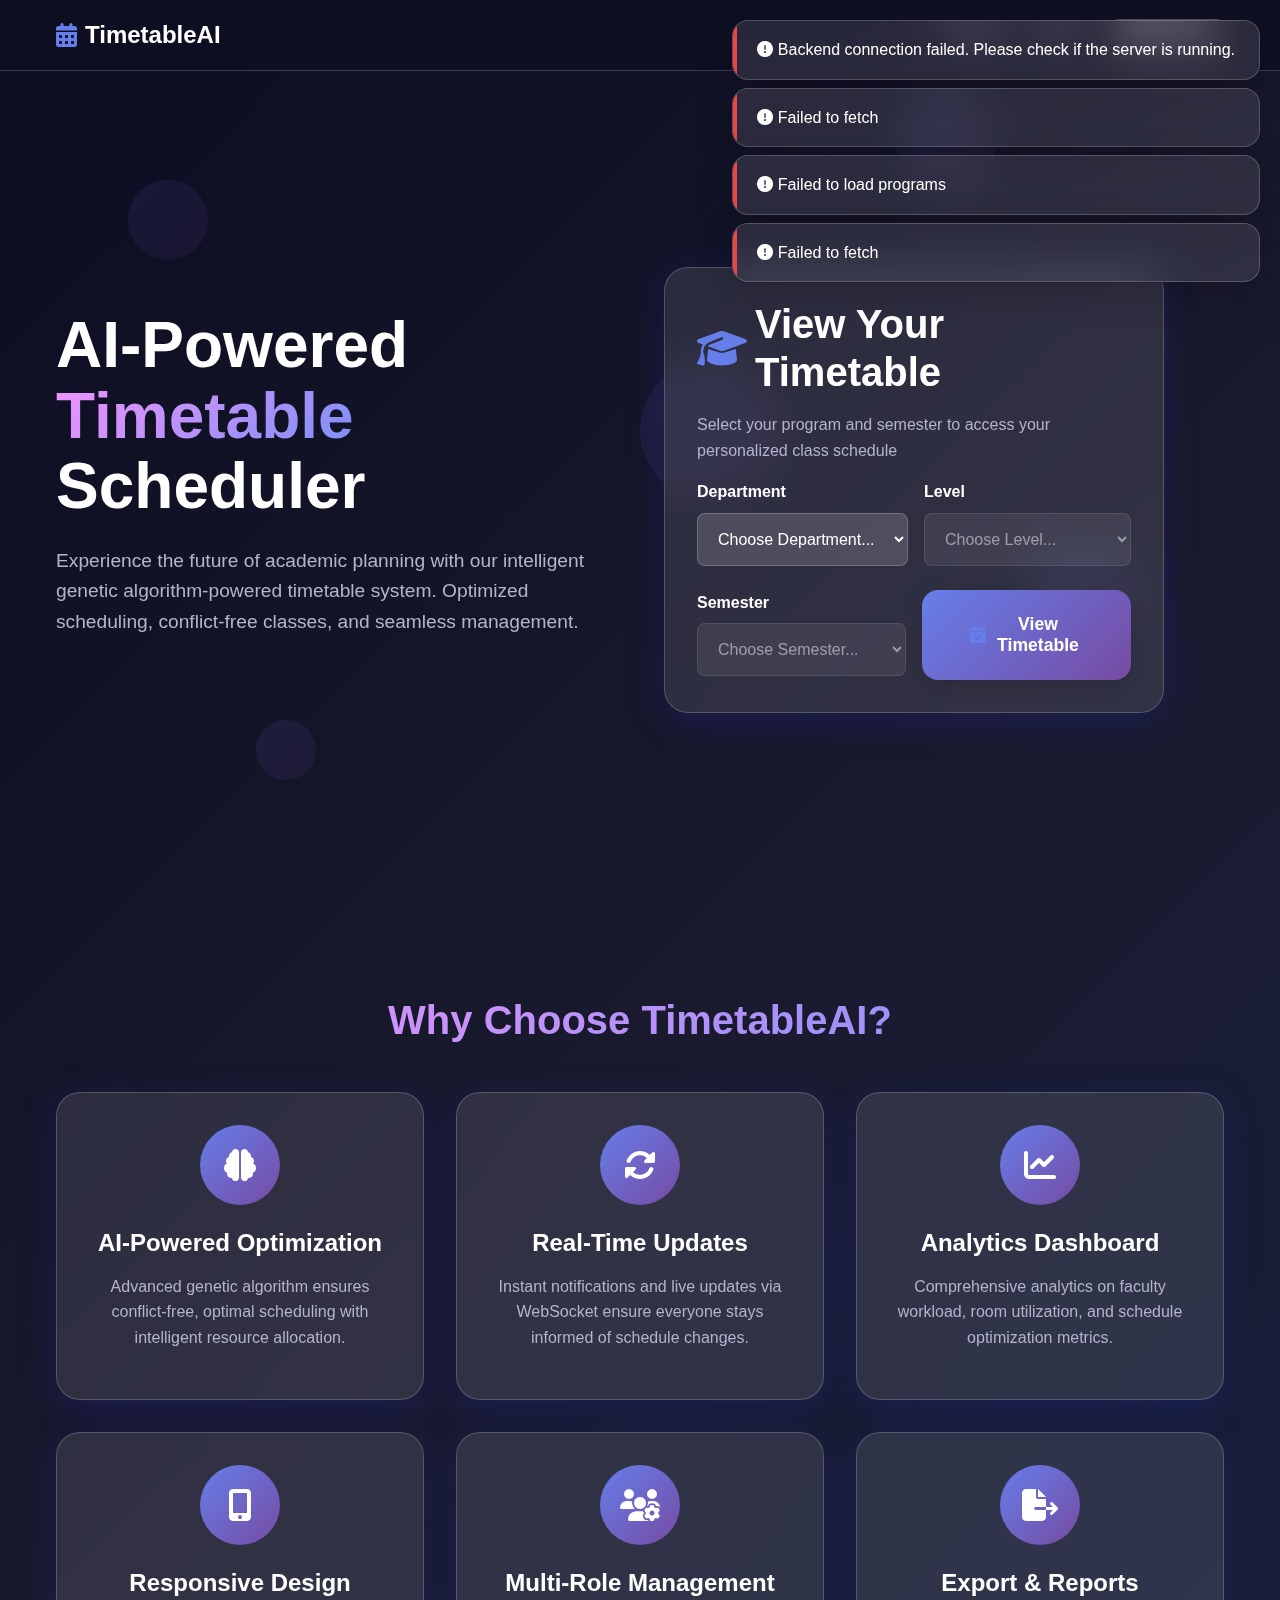
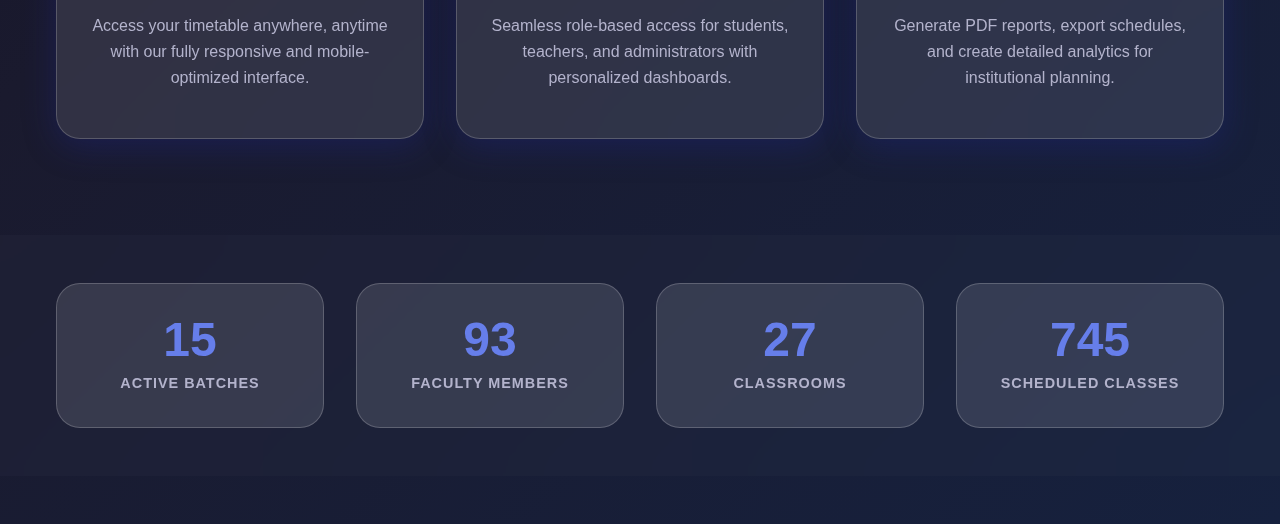
<file: sihprot1 - Copy/frontend/index.html>
<!DOCTYPE html>
<html lang="en">
<head>
    <meta charset="UTF-8">
    <meta name="viewport" content="width=device-width, initial-scale=1.0">
    <title>Timetable Scheduler - AI-Powered Academic Planning</title>
    <link rel="stylesheet" href="css/styles.css">
    <link rel="stylesheet" href="css/animations.css">
    <link href="https://cdnjs.cloudflare.com/ajax/libs/font-awesome/6.4.0/css/all.min.css" rel="stylesheet">
</head>
<body class="landing-page">
    <!-- Animated Background -->
    <div class="animated-bg">
        <div class="floating-shapes">
            <div class="shape shape-1"></div>
            <div class="shape shape-2"></div>
            <div class="shape shape-3"></div>
            <div class="shape shape-4"></div>
            <div class="shape shape-5"></div>
        </div>
    </div>

    <!-- Navigation -->
    <nav class="navbar glass-nav">
        <div class="nav-container">
            <div class="nav-logo">
                <i class="fas fa-calendar-alt"></i>
                <span>TimetableAI</span>
            </div>
            <div class="nav-links">
                <a href="#features" class="nav-link">Features</a>
                <a href="#about" class="nav-link">About</a>
                <button class="btn-login" onclick="showLoginModal()">
                    <i class="fas fa-user"></i> Staff Login
                </button>
            </div>
        </div>
    </nav>

    <!-- Hero Section -->
    <section class="hero-section">
        <div class="hero-container">
            <div class="hero-content">
                <div class="hero-text slide-up">
                    <h1 class="hero-title">
                        AI-Powered <span class="gradient-text">Timetable</span> Scheduler
                    </h1>
                    <p class="hero-subtitle">
                        Experience the future of academic planning with our intelligent genetic algorithm-powered timetable system. 
                        Optimized scheduling, conflict-free classes, and seamless management.
                    </p>
                </div>
                
                <!-- Student Timetable Access -->
                <div class="timetable-access glass-card slide-up-delay">
                    <h2>
                        <i class="fas fa-graduation-cap"></i>
                        View Your Timetable
                    </h2>
                    <p>Select your program and semester to access your personalized class schedule</p>
                    
                    <div class="selection-form">
                        <div class="form-row">
                            <div class="input-group">
                                <label for="department">Department</label>
                                <select id="department" class="form-select">
                                    <option value="">Choose Department...</option>
                                </select>
                            </div>
                            <div class="input-group">
                                <label for="level">Level</label>
                                <select id="level" class="form-select" disabled>
                                    <option value="">Choose Level...</option>
                                </select>
                            </div>
                        </div>
                        
                        <div class="form-row">
                            <div class="input-group">
                                <label for="semester">Semester</label>
                                <select id="semester" class="form-select" disabled>
                                    <option value="">Choose Semester...</option>
                                </select>
                            </div>
                            <div class="input-group">
                                <button id="viewTimetableBtn" class="btn-primary btn-large" disabled>
                                    <i class="fas fa-calendar-check"></i>
                                    View Timetable
                                </button>
                            </div>
                        </div>
                    </div>
                </div>
            </div>
        </div>
    </section>

    <!-- Features Section -->
    <section id="features" class="features-section">
        <div class="container">
            <h2 class="section-title">Why Choose TimetableAI?</h2>
            <div class="features-grid">
                <div class="feature-card glass-card hover-lift">
                    <div class="feature-icon">
                        <i class="fas fa-brain"></i>
                    </div>
                    <h3>AI-Powered Optimization</h3>
                    <p>Advanced genetic algorithm ensures conflict-free, optimal scheduling with intelligent resource allocation.</p>
                </div>
                
                <div class="feature-card glass-card hover-lift">
                    <div class="feature-icon">
                        <i class="fas fa-sync-alt"></i>
                    </div>
                    <h3>Real-Time Updates</h3>
                    <p>Instant notifications and live updates via WebSocket ensure everyone stays informed of schedule changes.</p>
                </div>
                
                <div class="feature-card glass-card hover-lift">
                    <div class="feature-icon">
                        <i class="fas fa-chart-line"></i>
                    </div>
                    <h3>Analytics Dashboard</h3>
                    <p>Comprehensive analytics on faculty workload, room utilization, and schedule optimization metrics.</p>
                </div>
                
                <div class="feature-card glass-card hover-lift">
                    <div class="feature-icon">
                        <i class="fas fa-mobile-alt"></i>
                    </div>
                    <h3>Responsive Design</h3>
                    <p>Access your timetable anywhere, anytime with our fully responsive and mobile-optimized interface.</p>
                </div>
                
                <div class="feature-card glass-card hover-lift">
                    <div class="feature-icon">
                        <i class="fas fa-users-cog"></i>
                    </div>
                    <h3>Multi-Role Management</h3>
                    <p>Seamless role-based access for students, teachers, and administrators with personalized dashboards.</p>
                </div>
                
                <div class="feature-card glass-card hover-lift">
                    <div class="feature-icon">
                        <i class="fas fa-file-export"></i>
                    </div>
                    <h3>Export & Reports</h3>
                    <p>Generate PDF reports, export schedules, and create detailed analytics for institutional planning.</p>
                </div>
            </div>
        </div>
    </section>

    <!-- Stats Section -->
    <section class="stats-section">
        <div class="container">
            <div class="stats-grid">
                <div class="stat-card">
                    <div class="stat-number" id="totalBatches">0</div>
                    <div class="stat-label">Active Batches</div>
                </div>
                <div class="stat-card">
                    <div class="stat-number" id="totalFaculty">0</div>
                    <div class="stat-label">Faculty Members</div>
                </div>
                <div class="stat-card">
                    <div class="stat-number" id="totalRooms">0</div>
                    <div class="stat-label">Classrooms</div>
                </div>
                <div class="stat-card">
                    <div class="stat-number" id="totalClasses">0</div>
                    <div class="stat-label">Scheduled Classes</div>
                </div>
            </div>
        </div>
    </section>

    <!-- Login Modal -->
    <div id="loginModal" class="modal">
        <div class="modal-content glass-card">
            <div class="modal-header">
                <h2>Staff Login</h2>
                <span class="close-btn" onclick="hideLoginModal()">×</span>
            </div>
            <div class="modal-body">
                <form id="loginForm" class="login-form">
                    <div class="input-group">
                        <label for="email">Email</label>
                        <input type="email" id="email" name="email" required>
                    </div>
                    <div class="input-group">
                        <label for="password">Password</label>
                        <input type="password" id="password" name="password" required>
                    </div>
                    <div class="form-options">
                        <div class="user-type-selection">
                            <label>Login as:</label>
                            <div class="radio-group">
                                <label class="radio-label">
                                    <input type="radio" name="userType" value="teacher" checked>
                                    <span class="radio-custom"></span>
                                    Teacher
                                </label>
                                <label class="radio-label">
                                    <input type="radio" name="userType" value="admin">
                                    <span class="radio-custom"></span>
                                    Admin
                                </label>
                            </div>
                        </div>
                    </div>
                    <button type="submit" class="btn-primary btn-full">
                        <i class="fas fa-sign-in-alt"></i>
                        Sign In
                    </button>
                </form>
                <div class="login-help">
                    <p><strong>Default Passwords:</strong></p>
                    <p>Teacher: 12345 | Admin: 123456</p>
                </div>
            </div>
        </div>
    </div>

    <!-- Loading Overlay -->
    <div id="loadingOverlay" class="loading-overlay">
        <div class="loading-spinner">
            <div class="spinner"></div>
            <p>Loading...</p>
        </div>
    </div>

    <!-- Notification System -->
    <div id="notificationContainer" class="notification-container"></div>

    <!-- Scripts -->
    <script src="js/api.js"></script>
    <script src="js/main.js"></script>
    <script>
        // Initialize the landing page
        document.addEventListener('DOMContentLoaded', async function() {
            await loadPrograms();
            await loadSystemStats();
            initializeAnimations();
        });
    </script>
</body>
</html>
</file>
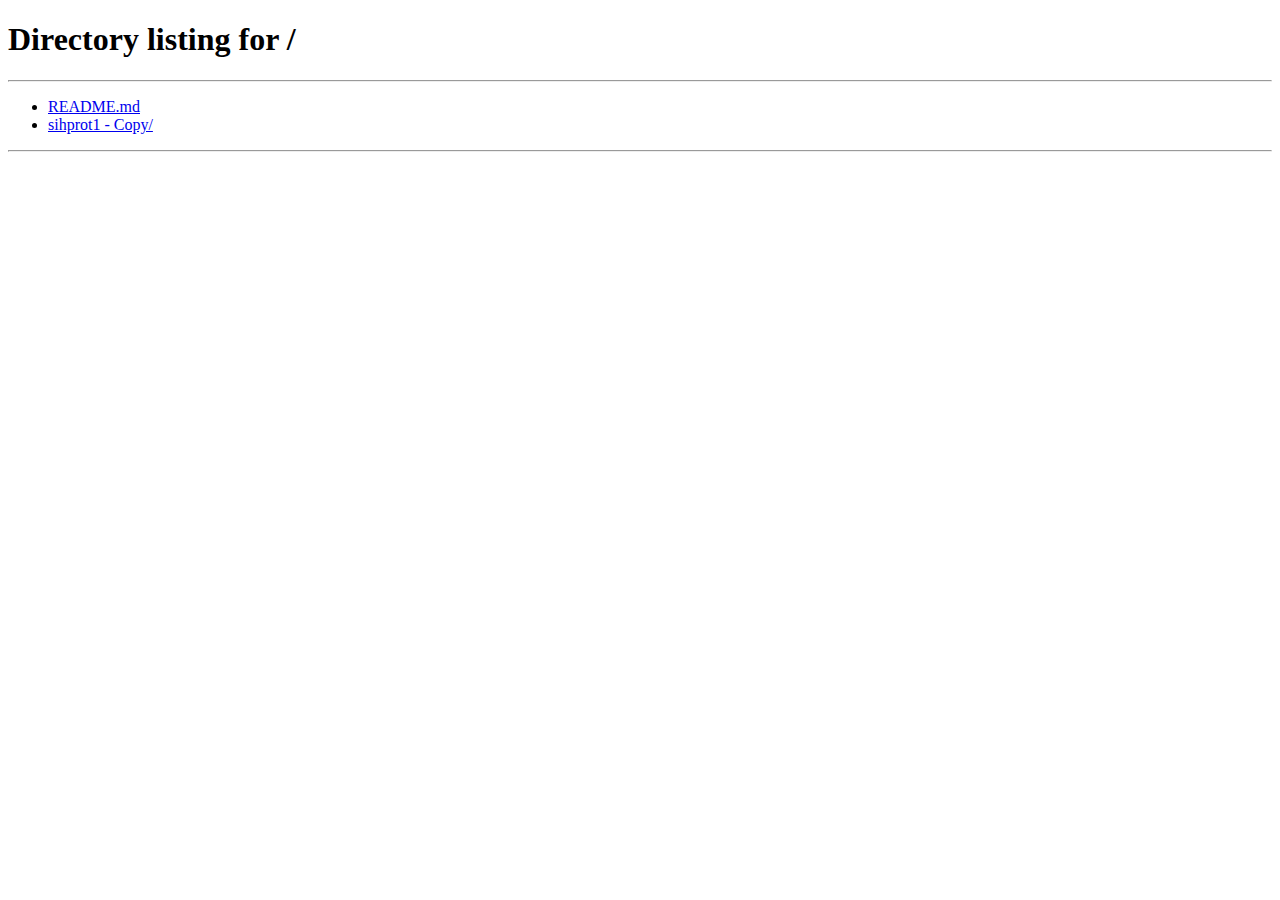
<file: sihprot1 - Copy/frontend/admin-dashboard.html>
<!DOCTYPE html>
<html lang="en">
<head>
    <meta charset="UTF-8">
    <meta name="viewport" content="width=device-width, initial-scale=1.0">
    <title>Admin Dashboard - TimetableAI</title>
    <link rel="stylesheet" href="css/styles.css">
    <link rel="stylesheet" href="css/animations.css">
    <link href="https://cdnjs.cloudflare.com/ajax/libs/font-awesome/6.4.0/css/all.min.css" rel="stylesheet">
    <style>
        .admin-dashboard {
            padding-top: 80px;
            min-height: 100vh;
        }

        .admin-tabs {
            display: flex;
            background: var(--glass-bg);
            backdrop-filter: blur(20px);
            border-radius: var(--radius-lg);
            border: 1px solid var(--glass-border);
            margin-bottom: var(--spacing-xl);
            overflow-x: auto;
        }

        .tab-btn {
            flex: 1;
            min-width: 150px;
            padding: var(--spacing-lg);
            background: transparent;
            border: none;
            color: var(--text-secondary);
            cursor: pointer;
            transition: all var(--transition-medium);
            display: flex;
            align-items: center;
            justify-content: center;
            gap: var(--spacing-sm);
            font-weight: 600;
            position: relative;
        }

        .tab-btn:first-child {
            border-radius: var(--radius-lg) 0 0 var(--radius-lg);
        }

        .tab-btn:last-child {
            border-radius: 0 var(--radius-lg) var(--radius-lg) 0;
        }

        .tab-btn.active {
            color: var(--primary-color);
            background: rgba(102, 126, 234, 0.1);
        }

        .tab-btn.active::after {
            content: '';
            position: absolute;
            bottom: 0;
            left: 0;
            right: 0;
            height: 3px;
            background: var(--gradient-primary);
            border-radius: 3px 3px 0 0;
        }

        .tab-btn:hover:not(.active) {
            color: var(--text-primary);
            background: rgba(255, 255, 255, 0.05);
        }

        .tab-content {
            display: none;
        }

        .tab-content.active {
            display: block;
            animation: fadeIn 0.3s ease;
        }

        .upload-section {
            background: var(--glass-bg);
            backdrop-filter: blur(20px);
            border-radius: var(--radius-lg);
            border: 1px solid var(--glass-border);
            padding: var(--spacing-xl);
            margin-bottom: var(--spacing-xl);
        }

        .upload-grid {
            display: grid;
            grid-template-columns: repeat(auto-fit, minmax(250px, 1fr));
            gap: var(--spacing-lg);
            margin-top: var(--spacing-lg);
        }

        .upload-card {
            background: rgba(255, 255, 255, 0.05);
            border: 2px dashed var(--glass-border);
            border-radius: var(--radius-lg);
            padding: var(--spacing-xl);
            text-align: center;
            transition: all var(--transition-medium);
            cursor: pointer;
            position: relative;
            overflow: hidden;
        }

        .upload-card:hover {
            border-color: var(--primary-color);
            background: rgba(102, 126, 234, 0.05);
            transform: translateY(-2px);
        }

        .upload-card.dragover {
            border-color: var(--primary-color);
            background: rgba(102, 126, 234, 0.1);
            box-shadow: 0 0 20px rgba(102, 126, 234, 0.3);
        }

        .upload-icon {
            font-size: 3rem;
            color: var(--primary-color);
            margin-bottom: var(--spacing-md);
        }

        .upload-title {
            font-size: 1.2rem;
            font-weight: 600;
            color: var(--text-primary);
            margin-bottom: var(--spacing-sm);
        }

        .upload-description {
            color: var(--text-secondary);
            font-size: 0.9rem;
            margin-bottom: var(--spacing-md);
        }

        .file-input {
            display: none;
        }

        .progress-bar {
            width: 100%;
            height: 8px;
            background: rgba(255, 255, 255, 0.1);
            border-radius: var(--radius-xl);
            margin-top: var(--spacing-md);
            overflow: hidden;
        }

        .progress-fill {
            height: 100%;
            background: var(--gradient-primary);
            border-radius: var(--radius-xl);
            width: 0%;
            transition: width 0.3s ease;
            position: relative;
        }

        .generation-section {
            background: var(--glass-bg);
            backdrop-filter: blur(20px);
            border-radius: var(--radius-lg);
            border: 1px solid var(--glass-border);
            padding: var(--spacing-xl);
            margin-bottom: var(--spacing-xl);
        }

        .generation-form {
            display: grid;
            grid-template-columns: 1fr 1fr;
            gap: var(--spacing-lg);
            margin-bottom: var(--spacing-xl);
        }

        .timetable-versions {
            background: var(--glass-bg);
            backdrop-filter: blur(20px);
            border-radius: var(--radius-lg);
            border: 1px solid var(--glass-border);
            padding: var(--spacing-xl);
        }

        .version-list {
            display: flex;
            flex-direction: column;
            gap: var(--spacing-md);
            margin-top: var(--spacing-lg);
        }

        .version-card {
            background: rgba(255, 255, 255, 0.05);
            border: 1px solid var(--glass-border);
            border-radius: var(--radius-md);
            padding: var(--spacing-lg);
            transition: all var(--transition-medium);
        }

        .version-card:hover {
            background: rgba(255, 255, 255, 0.1);
            transform: translateY(-2px);
        }

        .version-header {
            display: flex;
            justify-content: between;
            align-items: flex-start;
            margin-bottom: var(--spacing-md);
        }

        .version-info {
            flex: 1;
        }

        .version-name {
            font-weight: 700;
            color: var(--text-primary);
            margin-bottom: var(--spacing-xs);
        }

        .version-details {
            color: var(--text-secondary);
            font-size: 0.9rem;
            margin-bottom: var(--spacing-sm);
        }

        .fitness-score {
            display: inline-block;
            background: var(--gradient-primary);
            color: white;
            padding: var(--spacing-xs) var(--spacing-sm);
            border-radius: var(--radius-sm);
            font-size: 0.8rem;
            font-weight: 600;
        }

        .version-actions {
            display: flex;
            gap: var(--spacing-sm);
            align-items: center;
        }

        .status-badge {
            padding: var(--spacing-xs) var(--spacing-sm);
            border-radius: var(--radius-sm);
            font-size: 0.8rem;
            font-weight: 600;
            text-transform: uppercase;
            letter-spacing: 0.5px;
        }

        .status-draft {
            background: rgba(156, 163, 175, 0.2);
            color: #9ca3af;
        }

        .status-approved {
            background: rgba(16, 185, 129, 0.2);
            color: #10b981;
        }

        .status-published {
            background: rgba(102, 126, 234, 0.2);
            color: var(--primary-color);
        }

        .system-stats {
            display: grid;
            grid-template-columns: repeat(auto-fit, minmax(200px, 1fr));
            gap: var(--spacing-lg);
            margin-bottom: var(--spacing-xl);
        }

        .analytics-section {
            background: var(--glass-bg);
            backdrop-filter: blur(20px);
            border-radius: var(--radius-lg);
            border: 1px solid var(--glass-border);
            padding: var(--spacing-xl);
            margin-bottom: var(--spacing-xl);
        }

        .charts-grid {
            display: grid;
            grid-template-columns: repeat(auto-fit, minmax(400px, 1fr));
            gap: var(--spacing-xl);
            margin-top: var(--spacing-lg);
        }

        .chart-card {
            background: rgba(255, 255, 255, 0.05);
            border: 1px solid var(--glass-border);
            border-radius: var(--radius-lg);
            padding: var(--spacing-lg);
            height: 300px;
            display: flex;
            align-items: center;
            justify-content: center;
            color: var(--text-muted);
        }

        .logs-section {
            background: var(--glass-bg);
            backdrop-filter: blur(20px);
            border-radius: var(--radius-lg);
            border: 1px solid var(--glass-border);
            padding: var(--spacing-xl);
        }

        .log-list {
            max-height: 400px;
            overflow-y: auto;
            margin-top: var(--spacing-lg);
        }

        .log-item {
            display: flex;
            justify-content: between;
            align-items: center;
            padding: var(--spacing-md);
            background: rgba(255, 255, 255, 0.05);
            border: 1px solid var(--glass-border);
            border-radius: var(--radius-md);
            margin-bottom: var(--spacing-sm);
        }

        .log-info {
            flex: 1;
        }

        .log-timestamp {
            font-size: 0.8rem;
            color: var(--text-muted);
        }

        .log-operation {
            font-weight: 600;
            color: var(--text-primary);
            margin: var(--spacing-xs) 0;
        }

        .log-status {
            font-size: 0.8rem;
            color: var(--text-secondary);
        }

        .btn-icon {
            width: 36px;
            height: 36px;
            border-radius: 50%;
            border: none;
            display: flex;
            align-items: center;
            justify-content: center;
            cursor: pointer;
            transition: all var(--transition-fast);
        }

        .btn-approve {
            background: rgba(16, 185, 129, 0.2);
            color: #10b981;
        }

        .btn-approve:hover {
            background: #10b981;
            color: white;
        }

        .btn-publish {
            background: rgba(102, 126, 234, 0.2);
            color: var(--primary-color);
        }

        .btn-publish:hover {
            background: var(--primary-color);
            color: white;
        }

        .btn-delete {
            background: rgba(239, 68, 68, 0.2);
            color: #ef4444;
        }

        .btn-delete:hover {
            background: #ef4444;
            color: white;
        }

        .generation-progress {
            display: none;
            text-align: center;
            padding: var(--spacing-xl);
        }

        .generation-progress.active {
            display: block;
        }

        .progress-circle {
            width: 80px;
            height: 80px;
            border: 4px solid rgba(102, 126, 234, 0.2);
            border-top: 4px solid var(--primary-color);
            border-radius: 50%;
            animation: spin 1s linear infinite;
            margin: 0 auto var(--spacing-md);
        }

        .settings-section {
            background: var(--glass-bg);
            backdrop-filter: blur(20px);
            border-radius: var(--radius-lg);
            border: 1px solid var(--glass-border);
            padding: var(--spacing-xl);
        }

        .settings-grid {
            display: grid;
            grid-template-columns: repeat(auto-fit, minmax(300px, 1fr));
            gap: var(--spacing-lg);
            margin-top: var(--spacing-lg);
        }

        .setting-card {
            background: rgba(255, 255, 255, 0.05);
            border: 1px solid var(--glass-border);
            border-radius: var(--radius-md);
            padding: var(--spacing-lg);
        }

        @media (max-width: 768px) {
            .admin-dashboard {
                padding: 80px var(--spacing-md) var(--spacing-md);
            }

            .generation-form {
                grid-template-columns: 1fr;
            }

            .upload-grid {
                grid-template-columns: 1fr;
            }

            .admin-tabs {
                flex-wrap: wrap;
            }

            .tab-btn {
                flex: none;
                min-width: 120px;
            }

            .charts-grid {
                grid-template-columns: 1fr;
            }
        }
    </style>
</head>
<body class="admin-dashboard">
    <!-- Animated Background -->
    <div class="animated-bg">
        <div class="floating-shapes">
            <div class="shape shape-1"></div>
            <div class="shape shape-2"></div>
            <div class="shape shape-3"></div>
            <div class="shape shape-4"></div>
            <div class="shape shape-5"></div>
        </div>
    </div>

    <!-- Navigation -->
    <nav class="navbar glass-nav">
        <div class="nav-container">
            <div class="nav-logo">
                <i class="fas fa-calendar-alt"></i>
                <span>TimetableAI Admin</span>
            </div>
            <div class="nav-links">
                <span id="userGreeting" class="nav-link">Loading...</span>
                <button class="btn-login" onclick="logout()">
                    <i class="fas fa-sign-out-alt"></i> Logout
                </button>
            </div>
        </div>
    </nav>

    <!-- Main Content -->
    <div class="container">
        <!-- Dashboard Header -->
        <div class="dashboard-header slide-up">
            <div class="welcome-section">
                <h1>Admin Dashboard</h1>
                <p>Manage timetables, users, and system settings</p>
            </div>
            <div class="header-actions">
                <button class="btn-secondary" onclick="refreshAllData()">
                    <i class="fas fa-sync-alt"></i> Refresh All
                </button>
                <button class="btn-primary" onclick="showQuickActions()">
                    <i class="fas fa-bolt"></i> Quick Actions
                </button>
            </div>
        </div>

        <!-- Tabs -->
        <div class="admin-tabs slide-up-delay">
            <button class="tab-btn active" onclick="switchTab('overview')">
                <i class="fas fa-chart-pie"></i> Overview
            </button>
            <button class="tab-btn" onclick="switchTab('data')">
                <i class="fas fa-upload"></i> Data Management
            </button>
            <button class="tab-btn" onclick="switchTab('generation')">
                <i class="fas fa-cogs"></i> Generation
            </button>
            <button class="tab-btn" onclick="switchTab('timetables')">
                <i class="fas fa-calendar-alt"></i> Timetables
            </button>
            <button class="tab-btn" onclick="switchTab('analytics')">
                <i class="fas fa-chart-line"></i> Analytics
            </button>
            <button class="tab-btn" onclick="switchTab('logs')">
                <i class="fas fa-list"></i> Logs
            </button>
            <button class="tab-btn" onclick="switchTab('settings')">
                <i class="fas fa-cog"></i> Settings
            </button>
        </div>

        <!-- Overview Tab -->
        <div id="overview" class="tab-content active">
            <!-- System Stats -->
            <div class="system-stats" id="systemStats">
                <!-- Stats will be loaded here -->
            </div>

            <!-- Quick Actions -->
            <div class="analytics-section">
                <h2 class="section-title">
                    <i class="fas fa-tachometer-alt"></i>
                    System Overview
                </h2>
                <div class="charts-grid">
                    <div class="chart-card">
                        <div style="text-align: center;">
                            <i class="fas fa-users" style="font-size: 3rem; margin-bottom: 1rem;"></i>
                            <p>User Distribution Chart</p>
                        </div>
                    </div>
                    <div class="chart-card">
                        <div style="text-align: center;">
                            <i class="fas fa-calendar" style="font-size: 3rem; margin-bottom: 1rem;"></i>
                            <p>Timetable Status Overview</p>
                        </div>
                    </div>
                </div>
            </div>
        </div>

        <!-- Data Management Tab -->
        <div id="data" class="tab-content">
            <div class="upload-section">
                <h2 class="section-title">
                    <i class="fas fa-cloud-upload-alt"></i>
                    Data Upload & Management
                </h2>
                <p style="color: var(--text-secondary); margin-bottom: var(--spacing-lg);">
                    Upload CSV/Excel files to update system data. Drag and drop files or click to browse.
                </p>
                
                <div class="upload-grid">
                    <div class="upload-card" onclick="triggerFileUpload('batches')">
                        <input type="file" id="batchesFile" class="file-input" accept=".csv,.xlsx,.xls">
                        <div class="upload-icon">
                            <i class="fas fa-users-class"></i>
                        </div>
                        <div class="upload-title">Batches</div>
                        <div class="upload-description">Upload student batch information</div>
                        <div class="progress-bar" style="display: none;">
                            <div class="progress-fill"></div>
                        </div>
                    </div>
                    
                    <div class="upload-card" onclick="triggerFileUpload('subjects')">
                        <input type="file" id="subjectsFile" class="file-input" accept=".csv,.xlsx,.xls">
                        <div class="upload-icon">
                            <i class="fas fa-book"></i>
                        </div>
                        <div class="upload-title">Subjects</div>
                        <div class="upload-description">Upload subject catalog</div>
                        <div class="progress-bar" style="display: none;">
                            <div class="progress-fill"></div>
                        </div>
                    </div>
                    
                    <div class="upload-card" onclick="triggerFileUpload('faculty')">
                        <input type="file" id="facultyFile" class="file-input" accept=".csv,.xlsx,.xls">
                        <div class="upload-icon">
                            <i class="fas fa-chalkboard-teacher"></i>
                        </div>
                        <div class="upload-title">Faculty</div>
                        <div class="upload-description">Upload faculty information</div>
                        <div class="progress-bar" style="display: none;">
                            <div class="progress-fill"></div>
                        </div>
                    </div>
                    
                    <div class="upload-card" onclick="triggerFileUpload('classrooms')">
                        <input type="file" id="classroomsFile" class="file-input" accept=".csv,.xlsx,.xls">
                        <div class="upload-icon">
                            <i class="fas fa-door-open"></i>
                        </div>
                        <div class="upload-title">Classrooms</div>
                        <div class="upload-description">Upload classroom details</div>
                        <div class="progress-bar" style="display: none;">
                            <div class="progress-fill"></div>
                        </div>
                    </div>
                </div>

                <div style="margin-top: var(--spacing-xl); text-align: center;">
                    <button class="btn-secondary" onclick="createTeacherAccounts()">
                        <i class="fas fa-user-plus"></i>
                        Create Teacher Accounts
                    </button>
                    <button class="btn-secondary" onclick="downloadSampleFiles()">
                        <i class="fas fa-download"></i>
                        Download Sample Files
                    </button>
                </div>
            </div>
        </div>

        <!-- Generation Tab -->
        <div id="generation" class="tab-content">
            <div class="generation-section">
                <h2 class="section-title">
                    <i class="fas fa-magic"></i>
                    AI Timetable Generation
                </h2>
                
                <div class="generation-form">
                    <div class="input-group">
                        <label for="timetableName">Timetable Name</label>
                        <input type="text" id="timetableName" class="form-input" 
                               placeholder="e.g., Fall 2024 Schedule" required>
                    </div>
                    <div class="input-group">
                        <label for="timetableDescription">Description</label>
                        <input type="text" id="timetableDescription" class="form-input" 
                               placeholder="Optional description">
                    </div>
                </div>

                <div style="text-align: center; margin-bottom: var(--spacing-xl);">
                    <button class="btn-primary btn-large" onclick="generateTimetables()">
                        <i class="fas fa-brain"></i>
                        Generate Timetables
                    </button>
                </div>

                <div class="generation-progress" id="generationProgress">
                    <div class="progress-circle"></div>
                    <h3>Generating Optimal Timetables</h3>
                    <p id="progressMessage">Initializing genetic algorithm...</p>
                    <div class="progress-bar" style="max-width: 400px; margin: var(--spacing-lg) auto;">
                        <div class="progress-fill" id="generationProgressBar"></div>
                    </div>
                </div>
            </div>
        </div>

        <!-- Timetables Tab -->
        <div id="timetables" class="tab-content">
            <div class="timetable-versions">
                <div class="section-header">
                    <h2 class="section-title">
                        <i class="fas fa-calendar-check"></i>
                        Timetable Versions
                    </h2>
                    <button class="btn-secondary" onclick="refreshTimetableVersions()">
                        <i class="fas fa-sync-alt"></i> Refresh
                    </button>
                </div>
                <div class="version-list" id="versionList">
                    <!-- Timetable versions will be loaded here -->
                </div>
            </div>
        </div>

        <!-- Analytics Tab -->
        <div id="analytics" class="tab-content">
            <div class="analytics-section">
                <h2 class="section-title">
                    <i class="fas fa-chart-bar"></i>
                    System Analytics
                </h2>
                <div class="charts-grid">
                    <div class="chart-card">
                        <div style="text-align: center;">
                            <i class="fas fa-users" style="font-size: 3rem; margin-bottom: 1rem;"></i>
                            <p>Faculty Workload Distribution</p>
                        </div>
                    </div>
                    <div class="chart-card">
                        <div style="text-align: center;">
                            <i class="fas fa-door-open" style="font-size: 3rem; margin-bottom: 1rem;"></i>
                            <p>Room Utilization Analysis</p>
                        </div>
                    </div>
                    <div class="chart-card">
                        <div style="text-align: center;">
                            <i class="fas fa-clock" style="font-size: 3rem; margin-bottom: 1rem;"></i>
                            <p>Schedule Distribution Heatmap</p>
                        </div>
                    </div>
                    <div class="chart-card">
                        <div style="text-align: center;">
                            <i class="fas fa-chart-pie" style="font-size: 3rem; margin-bottom: 1rem;"></i>
                            <p>Subject Type Distribution</p>
                        </div>
                    </div>
                </div>
            </div>
        </div>

        <!-- Logs Tab -->
        <div id="logs" class="tab-content">
            <div class="logs-section">
                <div class="section-header">
                    <h2 class="section-title">
                        <i class="fas fa-clipboard-list"></i>
                        Optimization Logs
                    </h2>
                    <button class="btn-secondary" onclick="refreshLogs()">
                        <i class="fas fa-sync-alt"></i> Refresh
                    </button>
                </div>
                <div class="log-list" id="logList">
                    <!-- Logs will be loaded here -->
                </div>
            </div>
        </div>

        <!-- Settings Tab -->
        <div id="settings" class="tab-content">
            <div class="settings-section">
                <h2 class="section-title">
                    <i class="fas fa-cogs"></i>
                    System Settings
                </h2>
                <div class="settings-grid">
                    <div class="setting-card">
                        <h3>GA Parameters</h3>
                        <div class="input-group">
                            <label>Population Size</label>
                            <input type="number" class="form-input" value="100" min="50" max="500">
                        </div>
                        <div class="input-group">
                            <label>Max Generations</label>
                            <input type="number" class="form-input" value="100" min="50" max="1000">
                        </div>
                        <div class="input-group">
                            <label>Mutation Rate</label>
                            <input type="number" class="form-input" value="0.02" min="0.01" max="0.1" step="0.01">
                        </div>
                    </div>
                    
                    <div class="setting-card">
                        <h3>Schedule Settings</h3>
                        <div class="input-group">
                            <label>Hours per Day</label>
                            <input type="number" class="form-input" value="6" min="4" max="10">
                        </div>
                        <div class="input-group">
                            <label>Max Consecutive Classes</label>
                            <input type="number" class="form-input" value="4" min="2" max="6">
                        </div>
                    </div>
                    
                    <div class="setting-card">
                        <h3>System Maintenance</h3>
                        <button class="btn-secondary btn-full">
                            <i class="fas fa-database"></i> Backup Database
                        </button>
                        <button class="btn-secondary btn-full">
                            <i class="fas fa-trash-alt"></i> Clear Old Logs
                        </button>
                        <button class="btn-secondary btn-full">
                            <i class="fas fa-sync-alt"></i> Reset System
                        </button>
                    </div>
                </div>
            </div>
        </div>
    </div>

    <!-- Loading Overlay -->
    <div id="loadingOverlay" class="loading-overlay">
        <div class="loading-spinner">
            <div class="spinner"></div>
            <p>Processing...</p>
        </div>
    </div>

    <!-- Notification System -->
    <div id="notificationContainer" class="notification-container"></div>

    <!-- Scripts -->
    <script src="js/api.js"></script>
    <script src="js/charts.js"></script>
    <script>
        class AdminDashboard {
            constructor() {
                this.systemStats = {};
                this.timetableVersions = [];
                this.optimizationLogs = [];
                this.currentTab = 'overview';
                
                this.init();
            }

            async init() {
                try {
                    await this.checkAuth();
                    await this.loadAllData();
                    this.renderDashboard();
                    this.setupEventListeners();
                    this.setupWebSocketHandlers();
                } catch (error) {
                    console.error('Failed to initialize admin dashboard:', error);
                    showNotification('Failed to load admin dashboard', 'error');
                }
            }

            async checkAuth() {
                const userType = localStorage.getItem('user_type');
                if (userType !== 'admin') {
                    window.location.href = '/';
                    return;
                }

                try {
                    const user = await api.getCurrentUser();
                    document.getElementById('userGreeting').textContent = `Hello, ${user.full_name}`;
                } catch (error) {
                    console.error('Auth check failed:', error);
                    window.location.href = '/';
                }
            }

            async loadAllData() {
                try {
                    // Load system stats
                    this.systemStats = await api.getAdminSystemStats();
                    
                    // Load timetable versions
                    this.timetableVersions = await api.getTimetableVersions();
                    
                    // Load optimization logs
                    this.optimizationLogs = await api.getOptimizationLogs();
                    
                } catch (error) {
                    console.error('Error loading dashboard data:', error);
                    throw error;
                }
            }

            renderDashboard() {
                this.renderSystemStats();
                this.renderTimetableVersions();
                this.renderOptimizationLogs();
            }

            renderSystemStats() {
                const container = document.getElementById('systemStats');
                container.innerHTML = '';

                const stats = [
                    {
                        icon: 'fas fa-users-class',
                        value: this.systemStats.batches || 0,
                        label: 'Batches',
                        color: '#10b981'
                    },
                    {
                        icon: 'fas fa-book',
                        value: this.systemStats.subjects || 0,
                        label: 'Subjects',
                        color: '#f59e0b'
                    },
                    {
                        icon: 'fas fa-chalkboard-teacher',
                        value: this.systemStats.faculty || 0,
                        label: 'Faculty',
                        color: '#ef4444'
                    },
                    {
                        icon: 'fas fa-door-open',
                        value: this.systemStats.classrooms || 0,
                        label: 'Rooms',
                        color: '#8b5cf6'
                    },
                    {
                        icon: 'fas fa-calendar-check',
                        value: this.systemStats.timetable_versions || 0,
                        label: 'Versions',
                        color: '#06b6d4'
                    },
                    {
                        icon: 'fas fa-broadcast-tower',
                        value: this.systemStats.published_versions || 0,
                        label: 'Published',
                    }
                ];

                stats.forEach(stat => {
                    const card = document.createElement('div');
                    card.className = 'stat-card hover-lift';
                    card.innerHTML = `
                        <div class="stat-icon">
                            <i class="${stat.icon}"></i>
                        </div>
                        <div class="stat-value">${stat.value}</div>
                        <div class="stat-label">${stat.label}</div>
                    `;
                    card.style.setProperty('--stat-color', stat.color);
                    container.appendChild(card);
                });
            }

            renderTimetableVersions() {
                const container = document.getElementById('versionList');
                container.innerHTML = '';

                if (this.timetableVersions.length === 0) {
                    container.innerHTML = `
                        <div style="text-align: center; padding: var(--spacing-xl); color: var(--text-muted);">
                            <i class="fas fa-calendar-alt" style="font-size: 3rem; margin-bottom: var(--spacing-md); opacity: 0.5;"></i>
                            <p>No timetable versions yet</p>
                            <small>Generate your first timetable to get started</small>
                        </div>
                    `;
                    return;
                }

                this.timetableVersions.forEach(version => {
                    const card = document.createElement('div');
                    card.className = 'version-card';
                    
                    const statusClass = version.is_published ? 'published' : 
                                       version.is_approved ? 'approved' : 'draft';
                    const statusText = version.is_published ? 'Published' : 
                                      version.is_approved ? 'Approved' : 'Draft';

                    card.innerHTML = `
                        <div class="version-header">
                            <div class="version-info">
                                <div class="version-name">${version.name}</div>
                                <div class="version-details">${version.description || 'No description'}</div>
                                <div class="fitness-score">Fitness: ${(version.fitness_score * 100).toFixed(1)}%</div>
                            </div>
                            <div class="version-actions">
                                <span class="status-badge status-${statusClass}">${statusText}</span>
                                ${!version.is_approved ? `
                                    <button class="btn-icon btn-approve" onclick="approveTimetable('${version.version_id}')" title="Approve">
                                        <i class="fas fa-check"></i>
                                    </button>
                                ` : ''}
                                ${version.is_approved && !version.is_published ? `
                                    <button class="btn-icon btn-publish" onclick="publishTimetable('${version.version_id}')" title="Publish">
                                        <i class="fas fa-broadcast-tower"></i>
                                    </button>
                                ` : ''}
                                ${!version.is_published ? `
                                    <button class="btn-icon btn-delete" onclick="deleteTimetableVersion('${version.version_id}')" title="Delete">
                                        <i class="fas fa-trash"></i>
                                    </button>
                                ` : ''}
                            </div>
                        </div>
                    `;
                    
                    container.appendChild(card);
                });
            }

            renderOptimizationLogs() {
                const container = document.getElementById('logList');
                container.innerHTML = '';

                if (this.optimizationLogs.length === 0) {
                    container.innerHTML = `
                        <div style="text-align: center; padding: var(--spacing-xl); color: var(--text-muted);">
                            <i class="fas fa-clipboard-list" style="font-size: 3rem; margin-bottom: var(--spacing-md); opacity: 0.5;"></i>
                            <p>No optimization logs yet</p>
                        </div>
                    `;
                    return;
                }

                this.optimizationLogs.forEach(log => {
                    const item = document.createElement('div');
                    item.className = 'log-item';
                    
                    const statusColor = log.status === 'completed' ? '#10b981' : 
                                       log.status === 'failed' ? '#ef4444' : '#f59e0b';

                    item.innerHTML = `
                        <div class="log-info">
                            <div class="log-timestamp">${this.formatDate(log.created_at)}</div>
                            <div class="log-operation">${log.operation_type} - ${log.run_id}</div>
                            <div class="log-status" style="color: ${statusColor};">
                                Status: ${log.status} ${log.execution_time ? `(${log.execution_time.toFixed(2)}s)` : ''}
                            </div>
                        </div>
                    `;
                    container.appendChild(item);
                });
            }

            setupEventListeners() {
                // File upload handlers
                ['batches', 'subjects', 'faculty', 'classrooms'].forEach(type => {
                    const fileInput = document.getElementById(`${type}File`);
                    if (fileInput) {
                        fileInput.addEventListener('change', (e) => {
                            this.handleFileUpload(type, e.target.files[0]);
                        });
                    }
                });

                // Drag and drop handlers
                document.querySelectorAll('.upload-card').forEach(card => {
                    card.addEventListener('dragover', (e) => {
                        e.preventDefault();
                        card.classList.add('dragover');
                    });

                    card.addEventListener('dragleave', () => {
                        card.classList.remove('dragover');
                    });

                    card.addEventListener('drop', (e) => {
                        e.preventDefault();
                        card.classList.remove('dragover');
                        
                        const files = e.dataTransfer.files;
                        if (files.length > 0) {
                            const type = card.onclick.toString().match(/'(\w+)'/)[1];
                            this.handleFileUpload(type, files[0]);
                        }
                    });
                });
            }

            setupWebSocketHandlers() {
                window.addEventListener('timetableGenerationComplete', (e) => {
                    this.hideGenerationProgress();
                    this.refreshTimetableVersions();
                    showNotification('Timetable generation completed!', 'success');
                });

                window.addEventListener('optimizationProgress', (e) => {
                    const { progress, generation, fitness } = e.detail;
                    this.updateGenerationProgress(generation, fitness);
                });
            }

            async handleFileUpload(type, file) {
                if (!file) return;

                const card = document.querySelector(`[onclick="triggerFileUpload('${type}')"]`);
                const progressBar = card.querySelector('.progress-bar');
                const progressFill = card.querySelector('.progress-fill');
                
                progressBar.style.display = 'block';
                
                try {
                    await api.uploadFileWithProgress(`/admin/upload-${type}`, file, (progress) => {
                        progressFill.style.width = `${progress}%`;
                    });
                    
                    showNotification(`${type} data uploaded successfully!`, 'success');
                    
                    // Refresh stats
                    this.systemStats = await api.getAdminSystemStats();
                    this.renderSystemStats();
                    
                } catch (error) {
                    showNotification(error.message || `Failed to upload ${type} data`, 'error');
                } finally {
                    setTimeout(() => {
                        progressBar.style.display = 'none';
                        progressFill.style.width = '0%';
                    }, 1000);
                }
            }

            async generateTimetables() {
                const name = document.getElementById('timetableName').value;
                const description = document.getElementById('timetableDescription').value;
                
                if (!name.trim()) {
                    showNotification('Please enter a timetable name', 'warning');
                    return;
                }

                const requestData = {
                    name: name.trim(),
                    description: description.trim() || null
                };

                try {
                    this.showGenerationProgress();
                    await api.generateTimetables(requestData);
                    showNotification('Timetable generation started!', 'info');
                } catch (error) {
                    this.hideGenerationProgress();
                    showNotification(error.message || 'Failed to start timetable generation', 'error');
                }
            }

            showGenerationProgress() {
                const progress = document.getElementById('generationProgress');
                progress.classList.add('active');
            }

            hideGenerationProgress() {
                const progress = document.getElementById('generationProgress');
                progress.classList.remove('active');
                
                // Reset form
                document.getElementById('timetableName').value = '';
                document.getElementById('timetableDescription').value = '';
            }

            updateGenerationProgress(generation, fitness) {
                const message = document.getElementById('progressMessage');
                const progressBar = document.getElementById('generationProgressBar');
                
                message.textContent = `Generation ${generation}: Best fitness ${(fitness * 100).toFixed(1)}%`;
                progressBar.style.width = `${(generation / 100) * 100}%`;
            }

            async refreshTimetableVersions() {
                try {
                    this.timetableVersions = await api.getTimetableVersions();
                    this.renderTimetableVersions();
                    showNotification('Timetable versions refreshed!', 'success');
                } catch (error) {
                    showNotification('Failed to refresh timetable versions', 'error');
                }
            }

            async refreshLogs() {
                try {
                    this.optimizationLogs = await api.getOptimizationLogs();
                    this.renderOptimizationLogs();
                    showNotification('Logs refreshed!', 'success');
                } catch (error) {
                    showNotification('Failed to refresh logs', 'error');
                }
            }

            formatDate(dateString) {
                return new Date(dateString).toLocaleString('en-US', {
                    month: 'short',
                    day: 'numeric',
                    hour: '2-digit',
                    minute: '2-digit'
                });
            }
        }

        // Global functions
        function switchTab(tabName) {
            // Update tab buttons
            document.querySelectorAll('.tab-btn').forEach(btn => {
                btn.classList.remove('active');
            });
            event.target.classList.add('active');

            // Update tab content
            document.querySelectorAll('.tab-content').forEach(content => {
                content.classList.remove('active');
            });
            document.getElementById(tabName).classList.add('active');

            if (window.adminDashboard) {
                window.adminDashboard.currentTab = tabName;
            }
        }

        function triggerFileUpload(type) {
            document.getElementById(`${type}File`).click();
        }

        async function generateTimetables() {
            if (window.adminDashboard) {
                await window.adminDashboard.generateTimetables();
            }
        }

        async function approveTimetable(versionId) {
            try {
                await api.approveTimetable(versionId);
                showNotification('Timetable approved successfully!', 'success');
                if (window.adminDashboard) {
                    await window.adminDashboard.refreshTimetableVersions();
                }
            } catch (error) {
                showNotification(error.message || 'Failed to approve timetable', 'error');
            }
        }

        async function publishTimetable(versionId) {
            try {
                await api.publishTimetable(versionId);
                showNotification('Timetable published successfully!', 'success');
                if (window.adminDashboard) {
                    await window.adminDashboard.refreshTimetableVersions();
                }
            } catch (error) {
                showNotification(error.message || 'Failed to publish timetable', 'error');
            }
        }

        async function deleteTimetableVersion(versionId) {
            if (!confirm('Are you sure you want to delete this timetable version?')) {
                return;
            }

            try {
                await api.deleteTimetableVersion(versionId);
                showNotification('Timetable version deleted successfully!', 'success');
                if (window.adminDashboard) {
                    await window.adminDashboard.refreshTimetableVersions();
                }
            } catch (error) {
                showNotification(error.message || 'Failed to delete timetable version', 'error');
            }
        }

        async function createTeacherAccounts() {
            try {
                const response = await api.createTeacherAccounts();
                showNotification(response.message, 'success');
            } catch (error) {
                showNotification(error.message || 'Failed to create teacher accounts', 'error');
            }
        }

        function downloadSampleFiles() {
            showNotification('Sample files download will be available soon!', 'info');
        }

        async function refreshAllData() {
            if (window.adminDashboard) {
                try {
                    await window.adminDashboard.loadAllData();
                    window.adminDashboard.renderDashboard();
                    showNotification('All data refreshed!', 'success');
                } catch (error) {
                    showNotification('Failed to refresh data', 'error');
                }
            }
        }

        function refreshTimetableVersions() {
            if (window.adminDashboard) {
                window.adminDashboard.refreshTimetableVersions();
            }
        }

        function refreshLogs() {
            if (window.adminDashboard) {
                window.adminDashboard.refreshLogs();
            }
        }

        function showQuickActions() {
            showNotification('Quick actions menu coming soon!', 'info');
        }

        async function logout() {
            try {
                await api.logout();
            } catch (error) {
                window.location.href = '/';
            }
        }

        // Initialize dashboard when page loads
        document.addEventListener('DOMContentLoaded', () => {
            window.adminDashboard = new AdminDashboard();
        });
    </script>
</body>
</html>
</file>
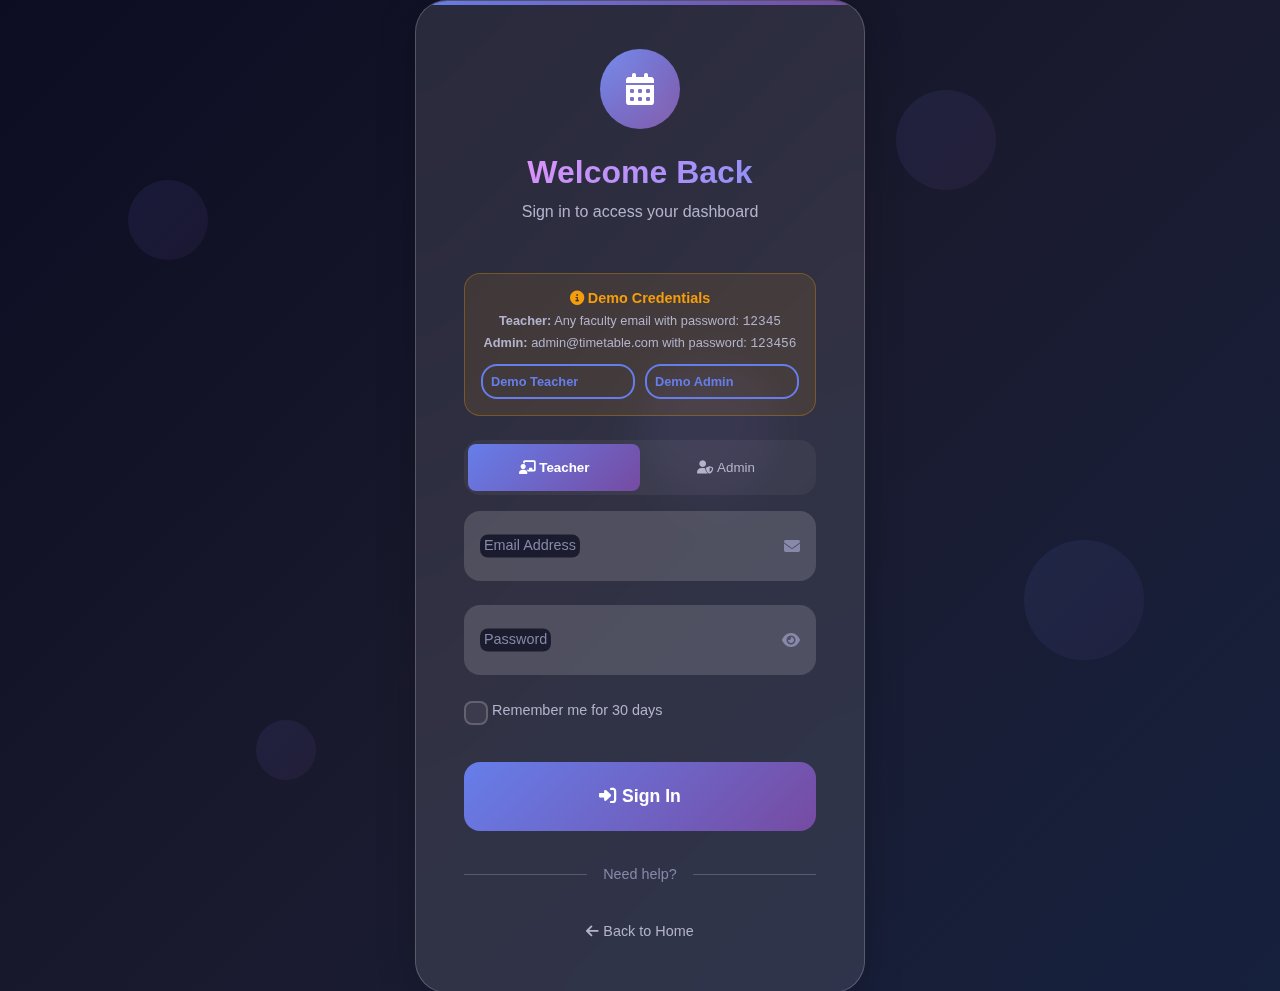
<file: sihprot1 - Copy/frontend/login.html>
<!DOCTYPE html>
<html lang="en">
<head>
    <meta charset="UTF-8">
    <meta name="viewport" content="width=device-width, initial-scale=1.0">
    <title>Login - TimetableAI</title>
    <link rel="stylesheet" href="css/styles.css">
    <link rel="stylesheet" href="css/animations.css">
    <link href="https://cdnjs.cloudflare.com/ajax/libs/font-awesome/6.4.0/css/all.min.css" rel="stylesheet">
    <style>
        .login-page {
            min-height: 100vh;
            display: flex;
            align-items: center;
            justify-content: center;
            position: relative;
            overflow: hidden;
        }

        .login-container {
            max-width: 450px;
            width: 90%;
            z-index: 10;
        }

        .login-card {
            background: var(--glass-bg);
            backdrop-filter: blur(20px);
            border: 1px solid var(--glass-border);
            border-radius: var(--radius-xl);
            padding: var(--spacing-2xl);
            box-shadow: var(--shadow-large);
            position: relative;
            overflow: hidden;
        }

        .login-card::before {
            content: '';
            position: absolute;
            top: 0;
            left: 0;
            right: 0;
            height: 4px;
            background: var(--gradient-primary);
        }

        .login-header {
            text-align: center;
            margin-bottom: var(--spacing-2xl);
        }

        .login-logo {
            width: 80px;
            height: 80px;
            background: var(--gradient-primary);
            border-radius: 50%;
            display: flex;
            align-items: center;
            justify-content: center;
            margin: 0 auto var(--spacing-lg);
            font-size: 2rem;
            color: white;
            position: relative;
            overflow: hidden;
        }

        .login-logo::after {
            content: '';
            position: absolute;
            top: -50%;
            left: -50%;
            width: 200%;
            height: 200%;
            background: linear-gradient(45deg, transparent, rgba(255,255,255,0.1), transparent);
            animation: logoShine 3s ease-in-out infinite;
        }

        @keyframes logoShine {
            0% { transform: rotate(0deg); }
            100% { transform: rotate(360deg); }
        }

        .login-title {
            font-size: 2rem;
            font-weight: 700;
            background: var(--gradient-secondary);
            -webkit-background-clip: text;
            -webkit-text-fill-color: transparent;
            background-clip: text;
            margin-bottom: var(--spacing-sm);
        }

        .login-subtitle {
            color: var(--text-secondary);
            font-size: 1rem;
        }

        .login-form {
            display: flex;
            flex-direction: column;
            gap: var(--spacing-lg);
        }

        .form-group {
            position: relative;
        }

        .form-group label {
            position: absolute;
            top: 50%;
            left: var(--spacing-md);
            transform: translateY(-50%);
            color: var(--text-muted);
            font-size: 0.9rem;
            transition: all var(--transition-medium);
            pointer-events: none;
            background: rgba(15, 15, 35, 0.8);
            padding: 0 var(--spacing-xs);
            border-radius: var(--radius-sm);
        }

        .form-group input:focus + label,
        .form-group input:not(:placeholder-shown) + label {
            top: 0;
            font-size: 0.8rem;
            color: var(--primary-color);
            font-weight: 600;
        }

        .form-input-wrapper {
            position: relative;
        }

        .form-input-icon {
            position: absolute;
            right: var(--spacing-md);
            top: 50%;
            transform: translateY(-50%);
            color: var(--text-muted);
            cursor: pointer;
            transition: color var(--transition-fast);
        }

        .form-input-icon:hover {
            color: var(--primary-color);
        }

        .floating-input {
            background: rgba(255, 255, 255, 0.05);
            border: 2px solid transparent;
            border-radius: var(--radius-md);
            padding: var(--spacing-lg) var(--spacing-md);
            color: var(--text-primary);
            font-size: 1rem;
            width: 100%;
            transition: all var(--transition-medium);
            backdrop-filter: blur(10px);
        }

        .floating-input::placeholder {
            color: transparent;
        }

        .floating-input:focus {
            outline: none;
            border-color: var(--primary-color);
            background: rgba(255, 255, 255, 0.1);
            box-shadow: 0 0 0 4px rgba(102, 126, 234, 0.1);
        }

        .user-type-selector {
            display: flex;
            background: rgba(255, 255, 255, 0.05);
            border-radius: var(--radius-md);
            padding: var(--spacing-xs);
            margin-bottom: var(--spacing-md);
        }

        .user-type-option {
            flex: 1;
            padding: var(--spacing-md);
            background: transparent;
            border: none;
            color: var(--text-secondary);
            cursor: pointer;
            border-radius: var(--radius-sm);
            transition: all var(--transition-medium);
            font-weight: 500;
            position: relative;
            overflow: hidden;
        }

        .user-type-option::before {
            content: '';
            position: absolute;
            top: 0;
            left: -100%;
            width: 100%;
            height: 100%;
            background: var(--gradient-primary);
            transition: left 0.3s ease;
            z-index: -1;
        }

        .user-type-option.active {
            color: white;
            font-weight: 600;
        }

        .user-type-option.active::before {
            left: 0;
        }

        .remember-me {
            display: flex;
            align-items: center;
            gap: var(--spacing-sm);
            font-size: 0.9rem;
            color: var(--text-secondary);
        }

        .custom-checkbox {
            position: relative;
            width: 20px;
            height: 20px;
        }

        .custom-checkbox input {
            opacity: 0;
            width: 100%;
            height: 100%;
            cursor: pointer;
        }

        .custom-checkbox::before {
            content: '';
            position: absolute;
            top: 0;
            left: 0;
            width: 100%;
            height: 100%;
            border: 2px solid var(--glass-border);
            border-radius: var(--radius-sm);
            background: rgba(255, 255, 255, 0.05);
            transition: all var(--transition-medium);
        }

        .custom-checkbox input:checked + *::before {
            background: var(--primary-color);
            border-color: var(--primary-color);
        }

        .custom-checkbox::after {
            content: '\f00c';
            font-family: 'Font Awesome 5 Free';
            font-weight: 900;
            position: absolute;
            top: 50%;
            left: 50%;
            transform: translate(-50%, -50%);
            color: white;
            font-size: 12px;
            opacity: 0;
            transition: opacity var(--transition-medium);
        }

        .custom-checkbox input:checked ~ *::after {
            opacity: 1;
        }

        .login-button {
            background: var(--gradient-primary);
            color: white;
            border: none;
            padding: var(--spacing-lg) var(--spacing-xl);
            border-radius: var(--radius-md);
            font-weight: 600;
            font-size: 1.1rem;
            cursor: pointer;
            transition: all var(--transition-medium);
            position: relative;
            overflow: hidden;
            margin-top: var(--spacing-md);
        }

        .login-button::before {
            content: '';
            position: absolute;
            top: 0;
            left: -100%;
            width: 100%;
            height: 100%;
            background: linear-gradient(90deg, transparent, rgba(255,255,255,0.2), transparent);
            transition: left 0.5s;
        }

        .login-button:hover::before {
            left: 100%;
        }

        .login-button:hover {
            transform: translateY(-2px);
            box-shadow: 0 10px 30px rgba(102, 126, 234, 0.4);
        }

        .login-button:active {
            transform: translateY(0);
        }

        .login-button:disabled {
            opacity: 0.6;
            cursor: not-allowed;
            transform: none !important;
        }

        .login-divider {
            display: flex;
            align-items: center;
            margin: var(--spacing-xl) 0;
            color: var(--text-muted);
            font-size: 0.9rem;
        }

        .login-divider::before,
        .login-divider::after {
            content: '';
            flex: 1;
            height: 1px;
            background: var(--glass-border);
        }

        .login-divider span {
            padding: 0 var(--spacing-md);
        }

        .login-footer {
            text-align: center;
            margin-top: var(--spacing-xl);
        }

        .back-to-home {
            color: var(--text-secondary);
            text-decoration: none;
            font-size: 0.9rem;
            transition: color var(--transition-fast);
            display: inline-flex;
            align-items: center;
            gap: var(--spacing-xs);
        }

        .back-to-home:hover {
            color: var(--primary-color);
        }

        .login-help {
            background: rgba(245, 158, 11, 0.1);
            border: 1px solid rgba(245, 158, 11, 0.3);
            border-radius: var(--radius-md);
            padding: var(--spacing-md);
            margin-bottom: var(--spacing-lg);
            text-align: center;
        }

        .login-help h4 {
            color: #f59e0b;
            margin-bottom: var(--spacing-xs);
            font-size: 0.9rem;
        }

        .login-help p {
            color: var(--text-secondary);
            font-size: 0.8rem;
            margin: 0;
        }

        .error-message {
            background: rgba(239, 68, 68, 0.1);
            border: 1px solid rgba(239, 68, 68, 0.3);
            color: #ef4444;
            padding: var(--spacing-md);
            border-radius: var(--radius-md);
            font-size: 0.9rem;
            margin-bottom: var(--spacing-md);
            display: none;
        }

        .success-message {
            background: rgba(16, 185, 129, 0.1);
            border: 1px solid rgba(16, 185, 129, 0.3);
            color: #10b981;
            padding: var(--spacing-md);
            border-radius: var(--radius-md);
            font-size: 0.9rem;
            margin-bottom: var(--spacing-md);
            display: none;
        }

        @media (max-width: 480px) {
            .login-container {
                width: 95%;
            }

            .login-card {
                padding: var(--spacing-xl);
            }

            .login-title {
                font-size: 1.5rem;
            }

            .user-type-selector {
                flex-direction: column;
                gap: var(--spacing-xs);
            }

            .user-type-option {
                text-align: center;
            }
        }

        /* Loading state */
        .login-button.loading {
            position: relative;
            color: transparent;
        }

        .login-button.loading::after {
            content: '';
            position: absolute;
            top: 50%;
            left: 50%;
            transform: translate(-50%, -50%);
            width: 20px;
            height: 20px;
            border: 2px solid transparent;
            border-top: 2px solid white;
            border-radius: 50%;
            animation: spin 1s linear infinite;
        }
    </style>
</head>
<body class="login-page">
    <!-- Animated Background -->
    <div class="animated-bg">
        <div class="floating-shapes">
            <div class="shape shape-1"></div>
            <div class="shape shape-2"></div>
            <div class="shape shape-3"></div>
            <div class="shape shape-4"></div>
            <div class="shape shape-5"></div>
        </div>
    </div>

    <!-- Login Container -->
    <div class="login-container slide-up">
        <div class="login-card">
            <!-- Login Header -->
            <div class="login-header">
                <div class="login-logo">
                    <i class="fas fa-calendar-alt"></i>
                </div>
                <h1 class="login-title">Welcome Back</h1>
                <p class="login-subtitle">Sign in to access your dashboard</p>
            </div>

            <!-- Error/Success Messages -->
            <div id="errorMessage" class="error-message">
                <i class="fas fa-exclamation-circle"></i>
                <span id="errorText"></span>
            </div>
            <div id="successMessage" class="success-message">
                <i class="fas fa-check-circle"></i>
                <span id="successText"></span>
            </div>

            <!-- Login Help -->
            <div class="login-help">
                <h4><i class="fas fa-info-circle"></i> Demo Credentials</h4>
                <p><strong>Teacher:</strong> Any faculty email with password: <code>12345</code></p>
                <p><strong>Admin:</strong> admin@timetable.com with password: <code>123456</code></p>
            </div>

            <!-- User Type Selection -->
            <div class="user-type-selector">
                <button type="button" class="user-type-option active" data-type="teacher">
                    <i class="fas fa-chalkboard-teacher"></i>
                    Teacher
                </button>
                <button type="button" class="user-type-option" data-type="admin">
                    <i class="fas fa-user-shield"></i>
                    Admin
                </button>
            </div>

            <!-- Login Form -->
            <form id="loginForm" class="login-form">
                <div class="form-group">
                    <div class="form-input-wrapper">
                        <input type="email" id="email" name="email" class="floating-input" 
                               placeholder="Email" required>
                        <label for="email">Email Address</label>
                        <i class="fas fa-envelope form-input-icon"></i>
                    </div>
                </div>

                <div class="form-group">
                    <div class="form-input-wrapper">
                        <input type="password" id="password" name="password" class="floating-input" 
                               placeholder="Password" required>
                        <label for="password">Password</label>
                        <i class="fas fa-eye form-input-icon" id="togglePassword"></i>
                    </div>
                </div>

                <div class="remember-me">
                    <div class="custom-checkbox">
                        <input type="checkbox" id="rememberMe" name="rememberMe">
                        <div></div>
                    </div>
                    <label for="rememberMe">Remember me for 30 days</label>
                </div>

                <button type="submit" class="login-button">
                    <i class="fas fa-sign-in-alt"></i>
                    Sign In
                </button>
            </form>

            <!-- Divider -->
            <div class="login-divider">
                <span>Need help?</span>
            </div>

            <!-- Login Footer -->
            <div class="login-footer">
                <a href="/" class="back-to-home">
                    <i class="fas fa-arrow-left"></i>
                    Back to Home
                </a>
            </div>
        </div>
    </div>

    <!-- Scripts -->
    <script src="js/api.js"></script>
    <script>
        class LoginPage {
            constructor() {
                this.selectedUserType = 'teacher';
                this.isLoading = false;
                
                this.init();
            }

            init() {
                this.setupEventListeners();
                this.setupFormValidation();
                this.checkExistingAuth();
            }

            setupEventListeners() {
                // User type selection
                document.querySelectorAll('.user-type-option').forEach(button => {
                    button.addEventListener('click', (e) => {
                        this.selectUserType(e.target.dataset.type);
                    });
                });

                // Password toggle
                document.getElementById('togglePassword').addEventListener('click', () => {
                    this.togglePasswordVisibility();
                });

                // Form submission
                document.getElementById('loginForm').addEventListener('submit', (e) => {
                    e.preventDefault();
                    this.handleLogin();
                });

                // Input focus effects
                document.querySelectorAll('.floating-input').forEach(input => {
                    input.addEventListener('focus', () => {
                        input.parentElement.classList.add('focused');
                    });

                    input.addEventListener('blur', () => {
                        if (!input.value) {
                            input.parentElement.classList.remove('focused');
                        }
                    });
                });

                // Keyboard shortcuts
                document.addEventListener('keydown', (e) => {
                    if (e.key === 'Escape') {
                        this.clearMessages();
                    }
                });

                // Auto-fill demo credentials
                this.setupDemoCredentials();
            }

            setupDemoCredentials() {
                // Add demo credential buttons for development
                const demoButtons = document.createElement('div');
                demoButtons.innerHTML = `
                    <div style="display: flex; gap: 10px; margin-top: 10px;">
                        <button type="button" class="btn-secondary" style="flex: 1; font-size: 0.8rem; padding: 8px;" onclick="loginPage.fillDemoCredentials('teacher')">
                            Demo Teacher
                        </button>
                        <button type="button" class="btn-secondary" style="flex: 1; font-size: 0.8rem; padding: 8px;" onclick="loginPage.fillDemoCredentials('admin')">
                            Demo Admin
                        </button>
                    </div>
                `;
                document.querySelector('.login-help').appendChild(demoButtons);
            }

            fillDemoCredentials(type) {
                if (type === 'teacher') {
                    document.getElementById('email').value = 'teacher@timetable.com';
                    document.getElementById('password').value = '12345';
                    this.selectUserType('teacher');
                } else {
                    document.getElementById('email').value = 'admin@timetable.com';
                    document.getElementById('password').value = '123456';
                    this.selectUserType('admin');
                }
                
                // Trigger label animations
                document.querySelectorAll('.floating-input').forEach(input => {
                    if (input.value) {
                        input.parentElement.classList.add('focused');
                    }
                });
            }

            selectUserType(type) {
                this.selectedUserType = type;
                
                // Update UI
                document.querySelectorAll('.user-type-option').forEach(button => {
                    button.classList.remove('active');
                });
                
                document.querySelector(`[data-type="${type}"]`).classList.add('active');
                
                // Clear any error messages
                this.clearMessages();
            }

            togglePasswordVisibility() {
                const passwordInput = document.getElementById('password');
                const toggleIcon = document.getElementById('togglePassword');
                
                if (passwordInput.type === 'password') {
                    passwordInput.type = 'text';
                    toggleIcon.classList.remove('fa-eye');
                    toggleIcon.classList.add('fa-eye-slash');
                } else {
                    passwordInput.type = 'password';
                    toggleIcon.classList.remove('fa-eye-slash');
                    toggleIcon.classList.add('fa-eye');
                }
            }

            setupFormValidation() {
                const form = document.getElementById('loginForm');
                const inputs = form.querySelectorAll('input[required]');
                
                inputs.forEach(input => {
                    input.addEventListener('invalid', (e) => {
                        e.preventDefault();
                        this.showFieldError(input);
                    });

                    input.addEventListener('input', () => {
                        this.clearFieldError(input);
                    });
                });
            }

            showFieldError(input) {
                input.parentElement.classList.add('error');
                
                // Create error message if not exists
                if (!input.parentElement.querySelector('.field-error')) {
                    const error = document.createElement('div');
                    error.className = 'field-error';
                    error.style.cssText = `
                        color: #ef4444;
                        font-size: 0.8rem;
                        margin-top: 5px;
                        opacity: 0;
                        animation: fadeIn 0.3s ease forwards;
                    `;
                    
                    if (input.validity.valueMissing) {
                        error.textContent = `${input.labels[0].textContent} is required`;
                    } else if (input.validity.typeMismatch) {
                        error.textContent = 'Please enter a valid email address';
                    }
                    
                    input.parentElement.appendChild(error);
                }
            }

            clearFieldError(input) {
                input.parentElement.classList.remove('error');
                const error = input.parentElement.querySelector('.field-error');
                if (error) {
                    error.remove();
                }
            }

            async handleLogin() {
                if (this.isLoading) return;

                const form = document.getElementById('loginForm');
                const formData = new FormData(form);
                
                const email = formData.get('email');
                const password = formData.get('password');
                const rememberMe = formData.get('rememberMe');

                // Validate
                if (!email || !password) {
                    this.showError('Please fill in all required fields');
                    return;
                }

                if (!this.isValidEmail(email)) {
                    this.showError('Please enter a valid email address');
                    return;
                }

                try {
                    this.setLoading(true);
                    this.clearMessages();

                    const response = await api.login(email, password, this.selectedUserType);
                    
                    if (rememberMe) {
                        localStorage.setItem('remember_me', 'true');
                    }

                    this.showSuccess(`Welcome back, ${response.user_name}!`);
                    
                    // Redirect after short delay
                    setTimeout(() => {
                        if (response.user_type === 'admin') {
                            window.location.href = 'admin-dashboard.html';
                        } else if (response.user_type === 'teacher') {
                            window.location.href = 'teacher-dashboard.html';
                        }
                    }, 1500);

                } catch (error) {
                    this.showError(error.message || 'Login failed. Please try again.');
                    
                    // Shake form on error
                    const card = document.querySelector('.login-card');
                    card.classList.add('shake');
                    setTimeout(() => card.classList.remove('shake'), 500);
                    
                } finally {
                    this.setLoading(false);
                }
            }

            setLoading(loading) {
                this.isLoading = loading;
                const button = document.querySelector('.login-button');
                const inputs = document.querySelectorAll('.floating-input, .user-type-option');
                
                if (loading) {
                    button.classList.add('loading');
                    button.disabled = true;
                    inputs.forEach(input => input.disabled = true);
                } else {
                    button.classList.remove('loading');
                    button.disabled = false;
                    inputs.forEach(input => input.disabled = false);
                }
            }

            showError(message) {
                const errorEl = document.getElementById('errorMessage');
                const textEl = document.getElementById('errorText');
                
                textEl.textContent = message;
                errorEl.style.display = 'block';
                errorEl.style.animation = 'slideInDown 0.3s ease';
                
                // Hide success message
                document.getElementById('successMessage').style.display = 'none';
            }

            showSuccess(message) {
                const successEl = document.getElementById('successMessage');
                const textEl = document.getElementById('successText');
                
                textEl.textContent = message;
                successEl.style.display = 'block';
                successEl.style.animation = 'slideInDown 0.3s ease';
                
                // Hide error message
                document.getElementById('errorMessage').style.display = 'none';
            }

            clearMessages() {
                document.getElementById('errorMessage').style.display = 'none';
                document.getElementById('successMessage').style.display = 'none';
            }

            isValidEmail(email) {
                const emailRegex = /^[^\s@]+@[^\s@]+\.[^\s@]+$/;
                return emailRegex.test(email);
            }

            checkExistingAuth() {
                const token = localStorage.getItem('auth_token');
                const userType = localStorage.getItem('user_type');
                
                if (token && userType) {
                    // User is already logged in, redirect
                    if (userType === 'admin') {
                        window.location.href = 'admin-dashboard.html';
                    } else if (userType === 'teacher') {
                        window.location.href = 'teacher-dashboard.html';
                    }
                }
            }
        }

        // Initialize login page
        const loginPage = new LoginPage();

        // Add some nice animations on page load
        document.addEventListener('DOMContentLoaded', () => {
            // Animate logo
            const logo = document.querySelector('.login-logo');
            logo.style.animation = 'bounce 1s ease-in-out';

            // Stagger form animations
            const formElements = document.querySelectorAll('.form-group, .user-type-selector, .login-button');
            formElements.forEach((element, index) => {
                element.style.opacity = '0';
                element.style.transform = 'translateY(20px)';
                
                setTimeout(() => {
                    element.style.transition = 'all 0.5s ease';
                    element.style.opacity = '1';
                    element.style.transform = 'translateY(0)';
                }, index * 100);
            });
        });
    </script>
</body>
</html>
</file>
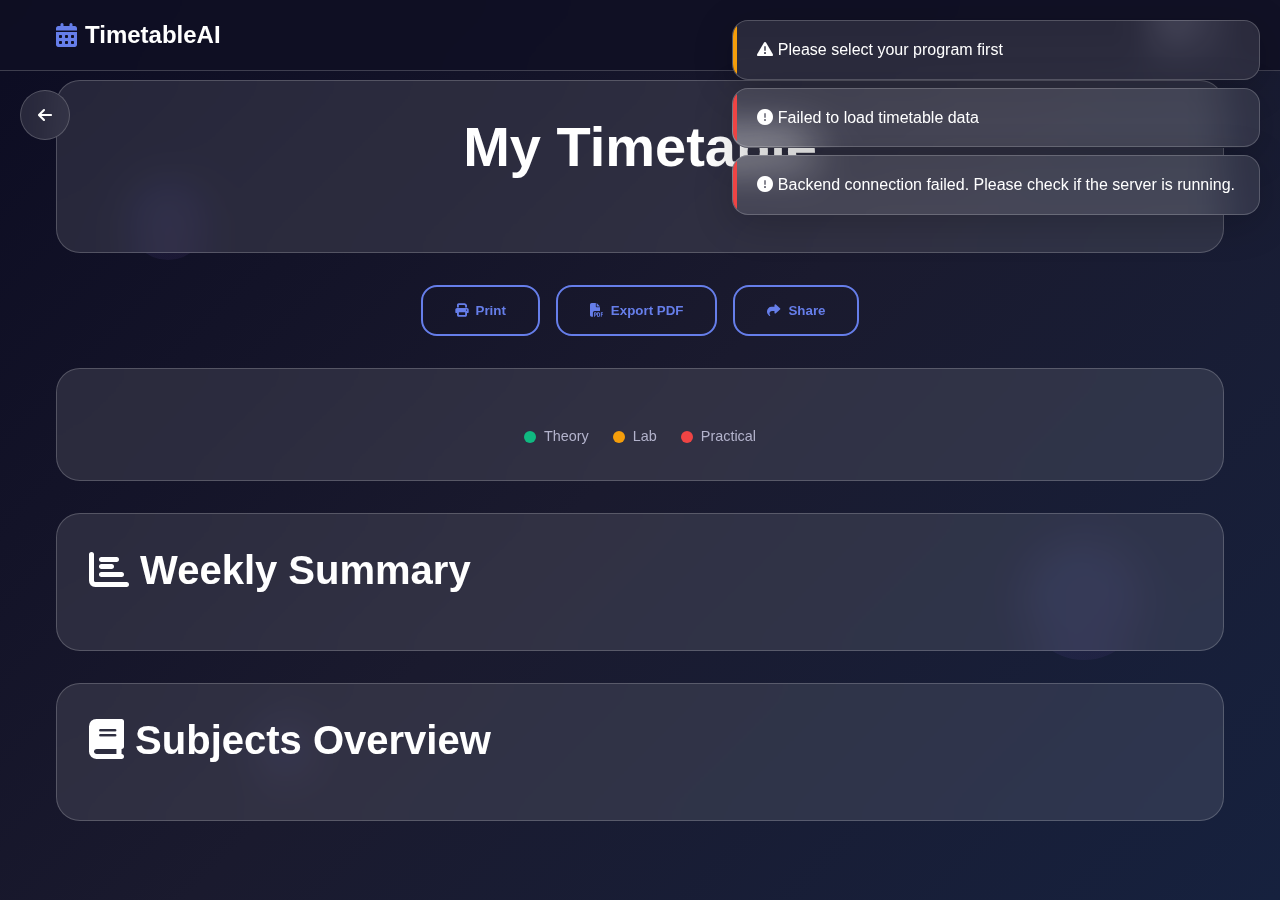
<file: sihprot1 - Copy/frontend/student-view.html>
<!DOCTYPE html>
<html lang="en">
<head>
    <meta charset="UTF-8">
    <meta name="viewport" content="width=device-width, initial-scale=1.0">
    <title>My Timetable - TimetableAI</title>
    <link rel="stylesheet" href="css/styles.css">
    <link rel="stylesheet" href="css/animations.css">
    <link href="https://cdnjs.cloudflare.com/ajax/libs/font-awesome/6.4.0/css/all.min.css" rel="stylesheet">
    <style>
        .student-view {
            padding-top: 80px;
            min-height: 100vh;
        }

        .timetable-header {
            background: var(--glass-bg);
            backdrop-filter: blur(20px);
            border-radius: var(--radius-lg);
            border: 1px solid var(--glass-border);
            padding: var(--spacing-xl);
            margin-bottom: var(--spacing-xl);
            text-align: center;
        }

        .batch-info {
            display: flex;
            justify-content: center;
            gap: var(--spacing-xl);
            margin-bottom: var(--spacing-lg);
            flex-wrap: wrap;
        }

        .info-item {
            display: flex;
            flex-direction: column;
            align-items: center;
            gap: var(--spacing-sm);
        }

        .info-label {
            font-size: 0.9rem;
            color: var(--text-muted);
            text-transform: uppercase;
            letter-spacing: 1px;
        }

        .info-value {
            font-size: 1.2rem;
            font-weight: 700;
            color: var(--primary-color);
        }

        .timetable-container {
            background: var(--glass-bg);
            backdrop-filter: blur(20px);
            border-radius: var(--radius-lg);
            border: 1px solid var(--glass-border);
            padding: var(--spacing-xl);
            margin-bottom: var(--spacing-xl);
            overflow-x: auto;
        }

        .timetable-grid {
            display: grid;
            grid-template-columns: 120px repeat(5, 1fr);
            gap: 1px;
            background: var(--glass-border);
            border-radius: var(--radius-md);
            overflow: hidden;
            min-width: 800px;
        }

        .time-header,
        .day-header,
        .timetable-cell {
            background: var(--glass-bg);
            padding: var(--spacing-md);
            display: flex;
            flex-direction: column;
            align-items: center;
            justify-content: center;
            min-height: 80px;
            position: relative;
            transition: all var(--transition-medium);
        }

        .time-header,
        .day-header {
            background: rgba(102, 126, 234, 0.1);
            font-weight: 700;
            color: var(--primary-color);
            font-size: 0.9rem;
            text-transform: uppercase;
            letter-spacing: 1px;
        }

        .timetable-cell {
            cursor: pointer;
            text-align: center;
        }

        .timetable-cell:hover {
            background: rgba(102, 126, 234, 0.1);
            transform: scale(1.02);
            z-index: 10;
            box-shadow: 0 8px 25px rgba(102, 126, 234, 0.2);
        }

        .timetable-cell.empty {
            opacity: 0.3;
            cursor: default;
        }

        .timetable-cell.empty:hover {
            transform: none;
            background: var(--glass-bg);
            box-shadow: none;
        }

        .subject-name {
            font-weight: 700;
            color: var(--text-primary);
            margin-bottom: var(--spacing-xs);
            font-size: 0.9rem;
            line-height: 1.2;
        }

        .faculty-name {
            font-size: 0.8rem;
            color: var(--text-secondary);
            margin-bottom: var(--spacing-xs);
        }

        .room-name {
            font-size: 0.8rem;
            color: var(--primary-color);
            font-weight: 600;
        }

        .subject-type-indicator {
            position: absolute;
            top: 5px;
            right: 5px;
            width: 8px;
            height: 8px;
            border-radius: 50%;
        }

        .type-theory {
            background: #10b981;
        }

        .type-lab {
            background: #f59e0b;
        }

        .type-practical {
            background: #ef4444;
        }

        .subjects-summary {
            background: var(--glass-bg);
            backdrop-filter: blur(20px);
            border-radius: var(--radius-lg);
            border: 1px solid var(--glass-border);
            padding: var(--spacing-xl);
            margin-bottom: var(--spacing-xl);
        }

        .subjects-grid {
            display: grid;
            grid-template-columns: repeat(auto-fit, minmax(300px, 1fr));
            gap: var(--spacing-lg);
            margin-top: var(--spacing-lg);
        }

        .subject-card {
            background: rgba(255, 255, 255, 0.05);
            border: 1px solid var(--glass-border);
            border-radius: var(--radius-md);
            padding: var(--spacing-lg);
            transition: all var(--transition-medium);
        }

        .subject-card:hover {
            transform: translateY(-5px);
            box-shadow: 0 10px 30px rgba(102, 126, 234, 0.2);
        }

        .subject-header {
            display: flex;
            justify-content: space-between;
            align-items: flex-start;
            margin-bottom: var(--spacing-md);
        }

        .subject-title {
            font-weight: 700;
            color: var(--text-primary);
            font-size: 1.1rem;
        }

        .credits-badge {
            background: var(--gradient-primary);
            color: white;
            padding: var(--spacing-xs) var(--spacing-sm);
            border-radius: var(--radius-sm);
            font-size: 0.8rem;
            font-weight: 600;
        }

        .subject-details {
            display: flex;
            justify-content: space-between;
            align-items: center;
            color: var(--text-secondary);
            font-size: 0.9rem;
        }

        .weekly-summary {
            display: grid;
            grid-template-columns: repeat(5, 1fr);
            gap: var(--spacing-md);
            margin-top: var(--spacing-lg);
        }

        .day-summary {
            text-align: center;
            padding: var(--spacing-md);
            background: rgba(255, 255, 255, 0.05);
            border-radius: var(--radius-md);
            border: 1px solid var(--glass-border);
        }

        .day-name {
            font-weight: 600;
            color: var(--primary-color);
            margin-bottom: var(--spacing-sm);
        }

        .day-hours {
            font-size: 1.5rem;
            font-weight: 700;
            color: var(--text-primary);
        }

        .actions-bar {
            display: flex;
            justify-content: center;
            gap: var(--spacing-md);
            margin-bottom: var(--spacing-xl);
            flex-wrap: wrap;
        }

        .legend {
            display: flex;
            justify-content: center;
            gap: var(--spacing-lg);
            margin-top: var(--spacing-lg);
            flex-wrap: wrap;
        }

        .legend-item {
            display: flex;
            align-items: center;
            gap: var(--spacing-sm);
            font-size: 0.9rem;
            color: var(--text-secondary);
        }

        .legend-dot {
            width: 12px;
            height: 12px;
            border-radius: 50%;
        }

        .back-button {
            position: fixed;
            top: 90px;
            left: 20px;
            z-index: 1000;
            background: var(--glass-bg);
            backdrop-filter: blur(20px);
            border: 1px solid var(--glass-border);
            color: var(--text-primary);
            padding: var(--spacing-md);
            border-radius: 50%;
            width: 50px;
            height: 50px;
            display: flex;
            align-items: center;
            justify-content: center;
            cursor: pointer;
            transition: all var(--transition-medium);
            text-decoration: none;
        }

        .back-button:hover {
            background: var(--primary-color);
            color: white;
            transform: scale(1.1);
        }

        .mobile-scroll-hint {
            display: none;
            text-align: center;
            color: var(--text-muted);
            font-size: 0.8rem;
            margin-top: var(--spacing-sm);
        }

        @media (max-width: 768px) {
            .student-view {
                padding: 80px var(--spacing-md) var(--spacing-md);
            }

            .batch-info {
                grid-template-columns: repeat(2, 1fr);
                gap: var(--spacing-md);
            }

            .timetable-container {
                padding: var(--spacing-md);
            }

            .mobile-scroll-hint {
                display: block;
            }

            .subjects-grid {
                grid-template-columns: 1fr;
            }

            .weekly-summary {
                grid-template-columns: repeat(3, 1fr);
            }

            .actions-bar {
                flex-direction: column;
                align-items: center;
            }

            .legend {
                flex-direction: column;
                align-items: center;
                gap: var(--spacing-sm);
            }
        }
    </style>
</head>
<body class="student-view">
    <!-- Animated Background -->
    <div class="animated-bg">
        <div class="floating-shapes">
            <div class="shape shape-1"></div>
            <div class="shape shape-2"></div>
            <div class="shape shape-3"></div>
        </div>
    </div>

    <!-- Navigation -->
    <nav class="navbar glass-nav">
        <div class="nav-container">
            <div class="nav-logo">
                <i class="fas fa-calendar-alt"></i>
                <span>TimetableAI</span>
            </div>
            <div class="nav-links">
                <a href="/" class="nav-link">
                    <i class="fas fa-home"></i> Home
                </a>
            </div>
        </div>
    </nav>

    <!-- Back Button -->
    <a href="/" class="back-button" title="Back to Home">
        <i class="fas fa-arrow-left"></i>
    </a>

    <!-- Main Content -->
    <div class="container">
        <!-- Timetable Header -->
        <div class="timetable-header slide-up">
            <h1 id="pageTitle">My Timetable</h1>
            <div class="batch-info" id="batchInfo">
                <!-- Batch info will be loaded here -->
            </div>
        </div>

        <!-- Actions Bar -->
        <div class="actions-bar slide-up-delay">
            <button class="btn-secondary" onclick="printTimetable()">
                <i class="fas fa-print"></i> Print
            </button>
            <button class="btn-secondary" onclick="exportToPDF()">
                <i class="fas fa-file-pdf"></i> Export PDF
            </button>
            <button class="btn-secondary" onclick="shareSchedule()">
                <i class="fas fa-share"></i> Share
            </button>
        </div>

        <!-- Timetable Grid -->
        <div class="timetable-container slide-up">
            <div class="timetable-grid" id="timetableGrid">
                <!-- Timetable will be loaded here -->
            </div>
            <div class="mobile-scroll-hint">
                <i class="fas fa-arrows-alt-h"></i> Scroll horizontally to see more
            </div>
            
            <!-- Legend -->
            <div class="legend">
                <div class="legend-item">
                    <div class="legend-dot type-theory"></div>
                    <span>Theory</span>
                </div>
                <div class="legend-item">
                    <div class="legend-dot type-lab"></div>
                    <span>Lab</span>
                </div>
                <div class="legend-item">
                    <div class="legend-dot type-practical"></div>
                    <span>Practical</span>
                </div>
            </div>
        </div>

        <!-- Weekly Summary -->
        <div class="subjects-summary slide-up">
            <h2>
                <i class="fas fa-chart-bar"></i>
                Weekly Summary
            </h2>
            <div class="weekly-summary" id="weeklySummary">
                <!-- Weekly summary will be loaded here -->
            </div>
        </div>

        <!-- Subjects Summary -->
        <div class="subjects-summary slide-up">
            <h2>
                <i class="fas fa-book"></i>
                Subjects Overview
            </h2>
            <div class="subjects-grid" id="subjectsGrid">
                <!-- Subjects will be loaded here -->
            </div>
        </div>
    </div>

    <!-- Loading Overlay -->
    <div id="loadingOverlay" class="loading-overlay">
        <div class="loading-spinner">
            <div class="spinner"></div>
            <p>Loading your timetable...</p>
        </div>
    </div>

    <!-- Notification System -->
    <div id="notificationContainer" class="notification-container"></div>

    <!-- Subject Details Modal -->
    <div id="subjectModal" class="modal">
        <div class="modal-content glass-card">
            <div class="modal-header">
                <h3 id="modalSubjectName">Subject Details</h3>
                <span class="close-btn" onclick="hideSubjectModal()">×</span>
            </div>
            <div class="modal-body" id="modalSubjectContent">
                <!-- Subject details will be loaded here -->
            </div>
        </div>
    </div>

    <!-- Scripts -->
    <script src="js/api.js"></script>
    <script src="js/timetable-renderer.js"></script>
    <script>
        class StudentTimetableView {
            constructor() {
                this.department = '';
                this.level = '';
                this.semester = '';
                this.timetableData = null;
                this.subjectsData = null;
                
                this.init();
            }

            async init() {
                try {
                    this.loadSelections();
                    await this.loadTimetableData();
                    this.renderTimetable();
                    this.renderSubjects();
                    this.initializeEventListeners();
                } catch (error) {
                    console.error('Failed to initialize student view:', error);
                    showNotification('Failed to load timetable data', 'error');
                    setTimeout(() => {
                        window.location.href = '/';
                    }, 3000);
                }
            }

            loadSelections() {
                this.department = sessionStorage.getItem('selectedDepartment');
                this.level = sessionStorage.getItem('selectedLevel');
                this.semester = sessionStorage.getItem('selectedSemester');

                if (!this.department || !this.level || !this.semester) {
                    showNotification('Please select your program first', 'warning');
                    setTimeout(() => {
                        window.location.href = '/';
                    }, 2000);
                    throw new Error('Missing selection data');
                }
            }

            async loadTimetableData() {
                try {
                    // Load timetable grid data
                    this.timetableData = await api.getTimetableGrid(
                        this.department, 
                        this.level, 
                        this.semester
                    );

                    // Load subjects data
                    this.subjectsData = await api.getBatchSubjects(
                        this.department, 
                        this.level, 
                        this.semester
                    );

                    // Update page title
                    document.getElementById('pageTitle').textContent = 
                        `${this.department} ${this.level} - Semester ${this.semester}`;

                } catch (error) {
                    console.error('Error loading timetable data:', error);
                    throw error;
                }
            }

            renderTimetable() {
                if (!this.timetableData) return;

                // Render batch info
                this.renderBatchInfo();

                // Render timetable grid
                const grid = document.getElementById('timetableGrid');
                grid.innerHTML = '';

                // Time header
                const timeHeader = document.createElement('div');
                timeHeader.className = 'time-header';
                timeHeader.textContent = 'Time';
                grid.appendChild(timeHeader);

                // Day headers
                this.timetableData.days.forEach(day => {
                    const dayHeader = document.createElement('div');
                    dayHeader.className = 'day-header';
                    dayHeader.textContent = day;
                    grid.appendChild(dayHeader);
                });

                // Time slots and cells
                this.timetableData.time_slots.forEach((timeSlot, hourIndex) => {
                    const hour = hourIndex + 1;
                    
                    // Time cell
                    const timeCell = document.createElement('div');
                    timeCell.className = 'time-header';
                    timeCell.innerHTML = `
                        <div>${timeSlot}</div>
                        <small>${this.formatTime(hour)}</small>
                    `;
                    grid.appendChild(timeCell);

                    // Day cells
                    this.timetableData.days.forEach(day => {
                        const cellData = this.timetableData.grid[day]?.[hour];
                        const cell = document.createElement('div');
                        
                        if (cellData) {
                            cell.className = 'timetable-cell';
                            cell.innerHTML = `
                                <div class="subject-type-indicator type-${cellData.subject_type.toLowerCase()}"></div>
                                <div class="subject-name">${cellData.subject_name}</div>
                                <div class="faculty-name">${cellData.faculty_name}</div>
                                <div class="room-name">${cellData.room_name}</div>
                            `;
                            cell.addEventListener('click', () => this.showSubjectDetails(cellData));
                        } else {
                            cell.className = 'timetable-cell empty';
                            cell.innerHTML = '<div style="color: var(--text-muted);">Free</div>';
                        }
                        
                        grid.appendChild(cell);
                    });
                });

                // Render weekly summary
                this.renderWeeklySummary();

                // Add animation
                grid.classList.add('timetable-grid');
            }

            renderBatchInfo() {
                const batchInfo = document.getElementById('batchInfo');
                batchInfo.innerHTML = `
                    <div class="info-item">
                        <div class="info-label">Department</div>
                        <div class="info-value">${this.timetableData.batch_info.department}</div>
                    </div>
                    <div class="info-item">
                        <div class="info-label">Level</div>
                        <div class="info-value">${this.timetableData.batch_info.level}</div>
                    </div>
                    <div class="info-item">
                        <div class="info-label">Semester</div>
                        <div class="info-value">${this.timetableData.batch_info.semester}</div>
                    </div>
                    <div class="info-item">
                        <div class="info-label">Students</div>
                        <div class="info-value">${this.timetableData.batch_info.student_count}</div>
                    </div>
                `;
            }

            renderWeeklySummary() {
                const summaryContainer = document.getElementById('weeklySummary');
                summaryContainer.innerHTML = '';

                this.timetableData.days.forEach(day => {
                    const hours = this.timetableData.weekly_summary[day] || 0;
                    const dayCard = document.createElement('div');
                    dayCard.className = 'day-summary';
                    dayCard.innerHTML = `
                        <div class="day-name">${day}</div>
                        <div class="day-hours">${hours}</div>
                        <small>hours</small>
                    `;
                    summaryContainer.appendChild(dayCard);
                });
            }

            renderSubjects() {
                if (!this.subjectsData) return;

                const subjectsGrid = document.getElementById('subjectsGrid');
                subjectsGrid.innerHTML = '';

                this.subjectsData.subjects.forEach(subject => {
                    const subjectCard = document.createElement('div');
                    subjectCard.className = 'subject-card hover-lift';
                    subjectCard.innerHTML = `
                        <div class="subject-header">
                            <div class="subject-title">${subject.name}</div>
                            <div class="credits-badge">${subject.credits} Credits</div>
                        </div>
                        <div class="subject-details">
                            <div>
                                <i class="fas fa-user"></i> ${subject.faculty}
                            </div>
                            <div>
                                <i class="fas fa-clock"></i> ${subject.hours_per_week}h/week
                            </div>
                            <div>
                                <i class="fas fa-tag"></i> ${subject.type}
                            </div>
                        </div>
                    `;
                    
                    subjectCard.addEventListener('click', () => {
                        this.showSubjectDetails(subject);
                    });
                    
                    subjectsGrid.appendChild(subjectCard);
                });
            }

            async showSubjectDetails(subjectData) {
                const modal = document.getElementById('subjectModal');
                const modalTitle = document.getElementById('modalSubjectName');
                const modalContent = document.getElementById('modalSubjectContent');

                modalTitle.textContent = subjectData.subject_name || subjectData.name;

                // If it's a subject from the subjects list
                if (subjectData.faculty) {
                    modalContent.innerHTML = `
                        <div class="subject-detail-card">
                            <h4>Subject Information</h4>
                            <p><strong>Code:</strong> ${subjectData.code || 'N/A'}</p>
                            <p><strong>Credits:</strong> ${subjectData.credits}</p>
                            <p><strong>Type:</strong> ${subjectData.type}</p>
                            <p><strong>Hours per Week:</strong> ${subjectData.hours_per_week}</p>
                            <p><strong>Faculty:</strong> ${subjectData.faculty}</p>
                        </div>
                    `;
                } else {
                    // If it's a timetable cell
                    modalContent.innerHTML = `
                        <div class="subject-detail-card">
                            <h4>Class Details</h4>
                            <p><strong>Subject:</strong> ${subjectData.subject_name}</p>
                            <p><strong>Faculty:</strong> ${subjectData.faculty_name}</p>
                            <p><strong>Room:</strong> ${subjectData.room_name}</p>
                            <p><strong>Type:</strong> ${subjectData.subject_type}</p>
                        </div>
                    `;
                }

                modal.style.display = 'flex';
                modal.querySelector('.modal-content').classList.add('modal-enter');
            }

            formatTime(hour) {
                const startHour = 8 + hour; // Assuming first period starts at 9 AM
                const endHour = startHour + 1;
                
                const formatHour = (h) => {
                    const period = h >= 12 ? 'PM' : 'AM';
                    const displayHour = h > 12 ? h - 12 : h === 0 ? 12 : h;
                    return `${displayHour}${period}`;
                };

                return `${formatHour(startHour)}-${formatHour(endHour)}`;
            }

            initializeEventListeners() {
                // Modal close
                const modal = document.getElementById('subjectModal');
                modal.addEventListener('click', (e) => {
                    if (e.target === modal) {
                        this.hideSubjectModal();
                    }
                });

                // Keyboard shortcuts
                document.addEventListener('keydown', (e) => {
                    if (e.key === 'Escape') {
                        this.hideSubjectModal();
                    }
                });
            }

            hideSubjectModal() {
                const modal = document.getElementById('subjectModal');
                const modalContent = modal.querySelector('.modal-content');
                
                modalContent.classList.remove('modal-enter');
                modalContent.classList.add('modal-exit');
                
                setTimeout(() => {
                    modal.style.display = 'none';
                    modalContent.classList.remove('modal-exit');
                }, 300);
            }
        }

        // Utility functions
        function hideSubjectModal() {
            if (window.studentView) {
                window.studentView.hideSubjectModal();
            }
        }

        function printTimetable() {
            window.print();
        }

        function exportToPDF() {
            showNotification('PDF export feature coming soon!', 'info');
        }

        function shareSchedule() {
            if (navigator.share) {
                navigator.share({
                    title: 'My Timetable',
                    text: 'Check out my class schedule!',
                    url: window.location.href
                }).catch(err => console.log('Error sharing:', err));
            } else {
                // Fallback: copy to clipboard
                navigator.clipboard.writeText(window.location.href)
                    .then(() => showNotification('Link copied to clipboard!', 'success'))
                    .catch(() => showNotification('Unable to share', 'error'));
            }
        }

        // Initialize when page loads
        document.addEventListener('DOMContentLoaded', () => {
            window.studentView = new StudentTimetableView();
        });
    </script>
</body>
</html>
</file>
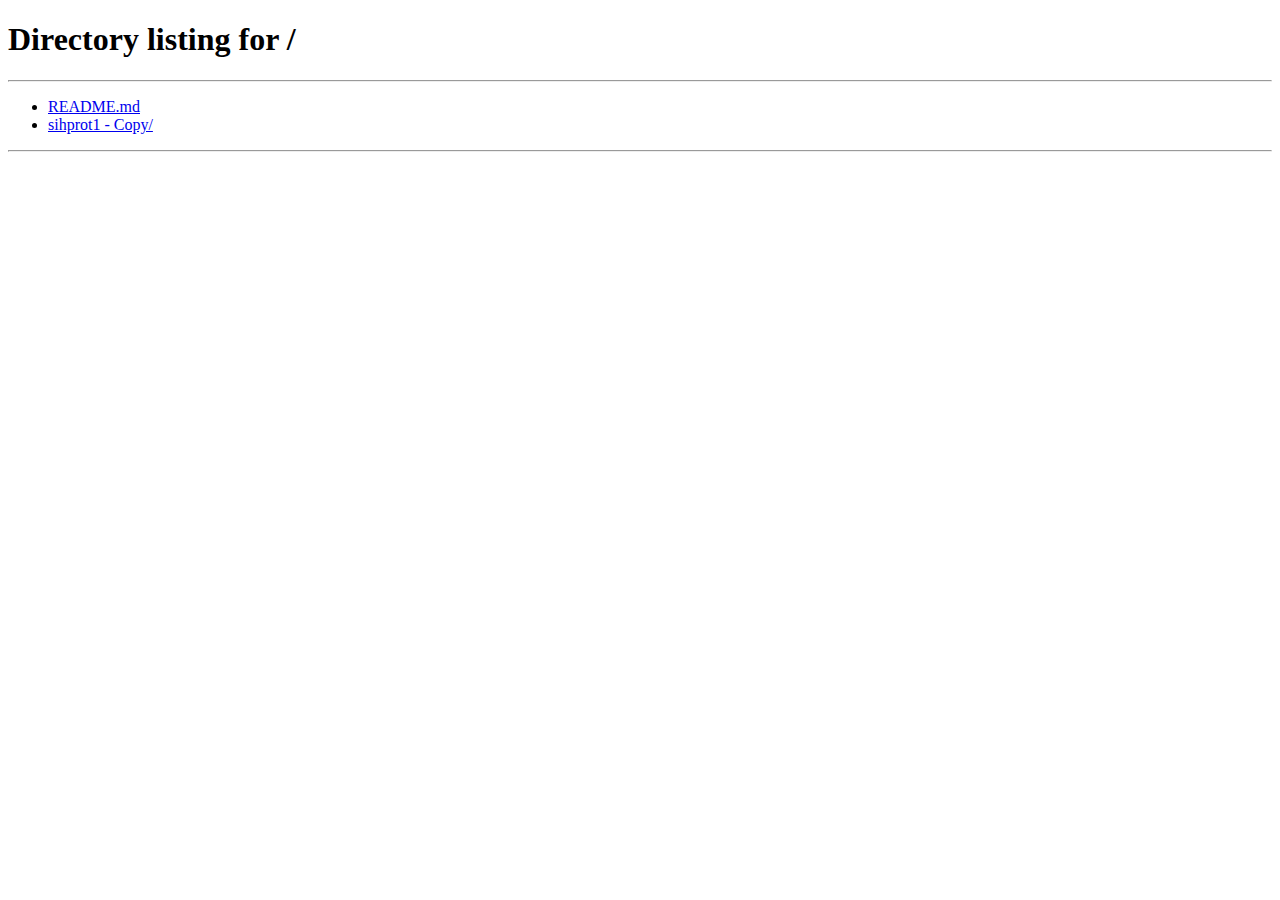
<file: sihprot1 - Copy/frontend/teacher-dashboard.html>
<!DOCTYPE html>
<html lang="en">
<head>
    <meta charset="UTF-8">
    <meta name="viewport" content="width=device-width, initial-scale=1.0">
    <title>Teacher Dashboard - TimetableAI</title>
    <link rel="stylesheet" href="css/styles.css">
    <link rel="stylesheet" href="css/animations.css">
    <link href="https://cdnjs.cloudflare.com/ajax/libs/font-awesome/6.4.0/css/all.min.css" rel="stylesheet">
    <style>
        .teacher-dashboard {
            padding-top: 80px;
            min-height: 100vh;
        }

        .dashboard-header {
            background: var(--glass-bg);
            backdrop-filter: blur(20px);
            border-radius: var(--radius-lg);
            border: 1px solid var(--glass-border);
            padding: var(--spacing-xl);
            margin-bottom: var(--spacing-xl);
            display: flex;
            justify-content: space-between;
            align-items: center;
            flex-wrap: wrap;
            gap: var(--spacing-md);
        }

        .welcome-section h1 {
            margin: 0;
            color: var(--text-primary);
        }

        .welcome-section p {
            margin: 0;
            color: var(--text-secondary);
        }

        .header-actions {
            display: flex;
            gap: var(--spacing-md);
            align-items: center;
        }

        .dashboard-grid {
            display: grid;
            grid-template-columns: 1fr 300px;
            gap: var(--spacing-xl);
            margin-bottom: var(--spacing-xl);
        }

        .main-content {
            display: flex;
            flex-direction: column;
            gap: var(--spacing-xl);
        }

        .sidebar {
            display: flex;
            flex-direction: column;
            gap: var(--spacing-lg);
        }

        .stats-cards {
            display: grid;
            grid-template-columns: repeat(auto-fit, minmax(200px, 1fr));
            gap: var(--spacing-lg);
            margin-bottom: var(--spacing-xl);
        }

        .stat-card {
            background: var(--glass-bg);
            backdrop-filter: blur(20px);
            border: 1px solid var(--glass-border);
            border-radius: var(--radius-lg);
            padding: var(--spacing-xl);
            text-align: center;
            transition: all var(--transition-medium);
            position: relative;
            overflow: hidden;
        }

        .stat-card::before {
            content: '';
            position: absolute;
            top: 0;
            left: 0;
            width: 100%;
            height: 4px;
            background: var(--gradient-primary);
        }

        .stat-card:hover {
            transform: translateY(-5px);
            box-shadow: var(--shadow-large);
        }

        .stat-icon {
            font-size: 2.5rem;
            color: var(--primary-color);
            margin-bottom: var(--spacing-md);
        }

        .stat-value {
            font-size: 2rem;
            font-weight: 700;
            color: var(--text-primary);
            margin-bottom: var(--spacing-xs);
        }

        .stat-label {
            color: var(--text-secondary);
            font-size: 0.9rem;
            text-transform: uppercase;
            letter-spacing: 1px;
        }

        .timetable-section {
            background: var(--glass-bg);
            backdrop-filter: blur(20px);
            border: 1px solid var(--glass-border);
            border-radius: var(--radius-lg);
            padding: var(--spacing-xl);
        }

        .section-header {
            display: flex;
            justify-content: space-between;
            align-items: center;
            margin-bottom: var(--spacing-lg);
        }

        .section-title {
            display: flex;
            align-items: center;
            gap: var(--spacing-sm);
            margin: 0;
            color: var(--text-primary);
        }

        .mini-timetable {
            display: grid;
            grid-template-columns: 80px repeat(5, 1fr);
            gap: 1px;
            background: var(--glass-border);
            border-radius: var(--radius-md);
            overflow: hidden;
        }

        .mini-cell {
            background: var(--glass-bg);
            padding: var(--spacing-sm);
            min-height: 60px;
            display: flex;
            flex-direction: column;
            justify-content: center;
            align-items: center;
            font-size: 0.8rem;
            text-align: center;
        }

        .mini-header {
            background: rgba(102, 126, 234, 0.1);
            font-weight: 600;
            color: var(--primary-color);
            font-size: 0.7rem;
        }

        .mini-cell.has-class {
            background: rgba(102, 126, 234, 0.1);
            cursor: pointer;
        }

        .mini-cell.has-class:hover {
            background: rgba(102, 126, 234, 0.2);
        }

        .quick-actions {
            background: var(--glass-bg);
            backdrop-filter: blur(20px);
            border: 1px solid var(--glass-border);
            border-radius: var(--radius-lg);
            padding: var(--spacing-xl);
        }

        .actions-grid {
            display: grid;
            gap: var(--spacing-md);
        }

        .action-btn {
            display: flex;
            align-items: center;
            gap: var(--spacing-sm);
            padding: var(--spacing-md);
            background: rgba(255, 255, 255, 0.05);
            border: 1px solid var(--glass-border);
            border-radius: var(--radius-md);
            color: var(--text-primary);
            text-decoration: none;
            transition: all var(--transition-medium);
            cursor: pointer;
        }

        .action-btn:hover {
            background: var(--primary-color);
            color: white;
            transform: translateX(5px);
        }

        .leave-requests {
            background: var(--glass-bg);
            backdrop-filter: blur(20px);
            border: 1px solid var(--glass-border);
            border-radius: var(--radius-lg);
            padding: var(--spacing-xl);
        }

        .leave-list {
            display: flex;
            flex-direction: column;
            gap: var(--spacing-md);
        }

        .leave-item {
            display: flex;
            justify-content: between;
            align-items: center;
            padding: var(--spacing-md);
            background: rgba(255, 255, 255, 0.05);
            border-radius: var(--radius-md);
            border-left: 4px solid var(--primary-color);
        }

        .leave-info {
            flex: 1;
        }

        .leave-dates {
            font-weight: 600;
            color: var(--text-primary);
            margin-bottom: var(--spacing-xs);
        }

        .leave-status {
            font-size: 0.8rem;
            padding: var(--spacing-xs) var(--spacing-sm);
            border-radius: var(--radius-sm);
            text-transform: uppercase;
            font-weight: 600;
            letter-spacing: 1px;
        }

        .status-pending {
            background: rgba(245, 158, 11, 0.2);
            color: #f59e0b;
        }

        .status-approved {
            background: rgba(16, 185, 129, 0.2);
            color: #10b981;
        }

        .status-rejected {
            background: rgba(239, 68, 68, 0.2);
            color: #ef4444;
        }

        .analytics-section {
            background: var(--glass-bg);
            backdrop-filter: blur(20px);
            border: 1px solid var(--glass-border);
            border-radius: var(--radius-lg);
            padding: var(--spacing-xl);
        }

        .analytics-grid {
            display: grid;
            grid-template-columns: repeat(auto-fit, minmax(250px, 1fr));
            gap: var(--spacing-lg);
            margin-top: var(--spacing-lg);
        }

        .metric-card {
            text-align: center;
            padding: var(--spacing-lg);
            background: rgba(255, 255, 255, 0.05);
            border-radius: var(--radius-md);
            border: 1px solid var(--glass-border);
        }

        .metric-value {
            font-size: 1.8rem;
            font-weight: 700;
            color: var(--primary-color);
            margin-bottom: var(--spacing-sm);
        }

        .metric-label {
            color: var(--text-secondary);
            font-size: 0.9rem;
        }

        .chart-container {
            height: 300px;
            background: rgba(255, 255, 255, 0.05);
            border-radius: var(--radius-md);
            display: flex;
            align-items: center;
            justify-content: center;
            color: var(--text-muted);
            margin-top: var(--spacing-lg);
        }

        @media (max-width: 768px) {
            .teacher-dashboard {
                padding: 80px var(--spacing-md) var(--spacing-md);
            }

            .dashboard-header {
                flex-direction: column;
                text-align: center;
            }

            .dashboard-grid {
                grid-template-columns: 1fr;
            }

            .stats-cards {
                grid-template-columns: repeat(2, 1fr);
            }

            .mini-timetable {
                font-size: 0.7rem;
            }

            .analytics-grid {
                grid-template-columns: 1fr;
            }
        }
    </style>
</head>
<body class="teacher-dashboard">
    <!-- Animated Background -->
    <div class="animated-bg">
        <div class="floating-shapes">
            <div class="shape shape-1"></div>
            <div class="shape shape-2"></div>
            <div class="shape shape-3"></div>
        </div>
    </div>

    <!-- Navigation -->
    <nav class="navbar glass-nav">
        <div class="nav-container">
            <div class="nav-logo">
                <i class="fas fa-calendar-alt"></i>
                <span>TimetableAI</span>
            </div>
            <div class="nav-links">
                <span id="userGreeting" class="nav-link">Loading...</span>
                <button class="btn-login" onclick="logout()">
                    <i class="fas fa-sign-out-alt"></i> Logout
                </button>
            </div>
        </div>
    </nav>

    <!-- Main Content -->
    <div class="container">
        <!-- Dashboard Header -->
        <div class="dashboard-header slide-up">
            <div class="welcome-section">
                <h1 id="welcomeTitle">Welcome back!</h1>
                <p id="welcomeSubtitle">Here's your teaching dashboard</p>
            </div>
            <div class="header-actions">
                <button class="btn-secondary" onclick="refreshData()">
                    <i class="fas fa-sync-alt"></i> Refresh
                </button>
                <button class="btn-primary" onclick="showLeaveModal()">
                    <i class="fas fa-calendar-plus"></i> Request Leave
                </button>
            </div>
        </div>

        <!-- Stats Cards -->
        <div class="stats-cards slide-up-delay" id="statsCards">
            <!-- Stats will be loaded here -->
        </div>

        <!-- Dashboard Grid -->
        <div class="dashboard-grid">
            <!-- Main Content -->
            <div class="main-content">
                <!-- My Timetable Section -->
                <div class="timetable-section slide-up">
                    <div class="section-header">
                        <h2 class="section-title">
                            <i class="fas fa-calendar-week"></i>
                            My Timetable
                        </h2>
                        <button class="btn-secondary" onclick="viewFullTimetable()">
                            <i class="fas fa-expand"></i> View Full
                        </button>
                    </div>
                    <div class="mini-timetable" id="miniTimetable">
                        <!-- Mini timetable will be loaded here -->
                    </div>
                </div>

                <!-- Analytics Section -->
                <div class="analytics-section slide-up">
                    <div class="section-header">
                        <h2 class="section-title">
                            <i class="fas fa-chart-line"></i>
                            Teaching Analytics
                        </h2>
                        <button class="btn-secondary" onclick="viewDetailedAnalytics()">
                            <i class="fas fa-chart-bar"></i> Detailed View
                        </button>
                    </div>
                    <div class="analytics-grid" id="analyticsGrid">
                        <!-- Analytics will be loaded here -->
                    </div>
                    <div class="chart-container" id="chartContainer">
                        <i class="fas fa-chart-area" style="font-size: 3rem; opacity: 0.3;"></i>
                        <span style="margin-left: 1rem; opacity: 0.5;">Workload distribution chart</span>
                    </div>
                </div>
            </div>

            <!-- Sidebar -->
            <div class="sidebar">
                <!-- Quick Actions -->
                <div class="quick-actions slide-up">
                    <h3 class="section-title">
                        <i class="fas fa-bolt"></i>
                        Quick Actions
                    </h3>
                    <div class="actions-grid">
                        <div class="action-btn" onclick="showLeaveModal()">
                            <i class="fas fa-calendar-plus"></i>
                            <span>Request Leave</span>
                        </div>
                        <div class="action-btn" onclick="checkConflicts()">
                            <i class="fas fa-exclamation-triangle"></i>
                            <span>Check Conflicts</span>
                        </div>
                        <div class="action-btn" onclick="viewSubstitutes()">
                            <i class="fas fa-users"></i>
                            <span>Find Substitutes</span>
                        </div>
                        <div class="action-btn" onclick="submitFeedback()">
                            <i class="fas fa-comment"></i>
                            <span>Submit Feedback</span>
                        </div>
                        <div class="action-btn" onclick="exportSchedule()">
                            <i class="fas fa-download"></i>
                            <span>Export Schedule</span>
                        </div>
                    </div>
                </div>

                <!-- Recent Leave Requests -->
                <div class="leave-requests slide-up">
                    <h3 class="section-title">
                        <i class="fas fa-calendar-times"></i>
                        Recent Leaves
                    </h3>
                    <div class="leave-list" id="leaveList">
                        <!-- Leave requests will be loaded here -->
                    </div>
                </div>
            </div>
        </div>
    </div>

    <!-- Leave Request Modal -->
    <div id="leaveModal" class="modal">
        <div class="modal-content glass-card">
            <div class="modal-header">
                <h3>Request Leave</h3>
                <span class="close-btn" onclick="hideLeaveModal()">×</span>
            </div>
            <div class="modal-body">
                <form id="leaveForm" class="login-form">
                    <div class="form-row">
                        <div class="input-group">
                            <label for="startDate">Start Date</label>
                            <input type="date" id="startDate" name="startDate" class="form-input" required>
                        </div>
                        <div class="input-group">
                            <label for="endDate">End Date</label>
                            <input type="date" id="endDate" name="endDate" class="form-input" required>
                        </div>
                    </div>
                    <div class="input-group">
                        <label for="leaveType">Leave Type</label>
                        <select id="leaveType" name="leaveType" class="form-select" required>
                            <option value="">Select Type...</option>
                            <option value="sick">Sick Leave</option>
                            <option value="personal">Personal Leave</option>
                            <option value="emergency">Emergency Leave</option>
                        </select>
                    </div>
                    <div class="input-group">
                        <label for="substituteTeacher">Substitute Teacher (Optional)</label>
                        <select id="substituteTeacher" name="substituteTeacher" class="form-select">
                            <option value="">Select Substitute...</option>
                        </select>
                    </div>
                    <div class="input-group">
                        <label for="leaveReason">Reason</label>
                        <textarea id="leaveReason" name="leaveReason" class="form-input" rows="3" 
                                placeholder="Please provide a reason for your leave request..." required></textarea>
                    </div>
                    <button type="submit" class="btn-primary btn-full">
                        <i class="fas fa-paper-plane"></i>
                        Submit Request
                    </button>
                </form>
            </div>
        </div>
    </div>

    <!-- Full Timetable Modal -->
    <div id="timetableModal" class="modal">
        <div class="modal-content glass-card" style="max-width: 1000px; width: 95%;">
            <div class="modal-header">
                <h3>My Complete Timetable</h3>
                <span class="close-btn" onclick="hideTimetableModal()">×</span>
            </div>
            <div class="modal-body" id="fullTimetableContent">
                <!-- Full timetable will be loaded here -->
            </div>
        </div>
    </div>

    <!-- Loading Overlay -->
    <div id="loadingOverlay" class="loading-overlay">
        <div class="loading-spinner">
            <div class="spinner"></div>
            <p>Loading dashboard...</p>
        </div>
    </div>

    <!-- Notification System -->
    <div id="notificationContainer" class="notification-container"></div>

    <!-- Scripts -->
    <script src="js/api.js"></script>
    <script src="js/charts.js"></script>
    <script>
        class TeacherDashboard {
            constructor() {
                this.teacherData = null;
                this.workloadData = null;
                this.leaveRequests = [];
                this.substitutes = [];
                
                this.init();
            }

            async init() {
                try {
                    await this.checkAuth();
                    await this.loadDashboardData();
                    this.renderDashboard();
                    this.setupEventListeners();
                    this.setupWebSocketHandlers();
                } catch (error) {
                    console.error('Failed to initialize teacher dashboard:', error);
                    showNotification('Failed to load dashboard', 'error');
                }
            }

            async checkAuth() {
                const userType = localStorage.getItem('user_type');
                if (userType !== 'teacher') {
                    window.location.href = '/';
                    return;
                }

                try {
                    const user = await api.getCurrentUser();
                    document.getElementById('userGreeting').textContent = `Hello, ${user.full_name}`;
                    document.getElementById('welcomeTitle').textContent = `Welcome back, ${user.full_name.split(' ')[0]}!`;
                } catch (error) {
                    console.error('Auth check failed:', error);
                    window.location.href = '/';
                }
            }

            async loadDashboardData() {
                try {
                    // Load teacher timetable
                    this.teacherData = await api.getMyTimetable();
                    
                    // Load workload summary
                    this.workloadData = await api.getWorkloadSummary();
                    
                    // Load leave requests
                    this.leaveRequests = await api.getMyLeaveRequests();
                    
                    // Load available substitutes
                    this.substitutes = await api.getAvailableSubstitutes();

                } catch (error) {
                    console.error('Error loading dashboard data:', error);
                    throw error;
                }
            }

            renderDashboard() {
                this.renderStatsCards();
                this.renderMiniTimetable();
                this.renderAnalytics();
                this.renderLeaveRequests();
                this.populateSubstitutes();
            }

            renderStatsCards() {
                const container = document.getElementById('statsCards');
                container.innerHTML = '';

                const stats = [
                    {
                        icon: 'fas fa-clock',
                        value: this.workloadData.total_hours_per_week,
                        label: 'Hours/Week'
                    },
                    {
                        icon: 'fas fa-book',
                        value: this.workloadData.subjects_taught.length,
                        label: 'Subjects'
                    },
                    {
                        icon: 'fas fa-users',
                        value: this.workloadData.batches_handled.length,
                        label: 'Batches'
                    },
                    {
                        icon: 'fas fa-door-open',
                        value: Object.keys(this.workloadData.room_utilization).length,
                        label: 'Rooms'
                    }
                ];

                stats.forEach(stat => {
                    const card = document.createElement('div');
                    card.className = 'stat-card hover-lift';
                    card.innerHTML = `
                        <div class="stat-icon">
                            <i class="${stat.icon}"></i>
                        </div>
                        <div class="stat-value">${stat.value}</div>
                        <div class="stat-label">${stat.label}</div>
                    `;
                    container.appendChild(card);
                });
            }

            renderMiniTimetable() {
                const container = document.getElementById('miniTimetable');
                container.innerHTML = '';

                // Time header
                const timeHeader = document.createElement('div');
                timeHeader.className = 'mini-cell mini-header';
                timeHeader.textContent = 'Time';
                container.appendChild(timeHeader);

                // Day headers
                const days = ['Mon', 'Tue', 'Wed', 'Thu', 'Fri'];
                days.forEach(day => {
                    const dayHeader = document.createElement('div');
                    dayHeader.className = 'mini-cell mini-header';
                    dayHeader.textContent = day;
                    container.appendChild(dayHeader);
                });

                // Create a simplified view (first 6 hours)
                for (let hour = 1; hour <= 6; hour++) {
                    // Time cell
                    const timeCell = document.createElement('div');
                    timeCell.className = 'mini-cell mini-header';
                    timeCell.textContent = `H${hour}`;
                    container.appendChild(timeCell);

                    // Day cells
                    days.forEach((day, dayIndex) => {
                        const fullDay = ['Monday', 'Tuesday', 'Wednesday', 'Thursday', 'Friday'][dayIndex];
                        const classInfo = this.teacherData.timetable.find(entry => 
                            entry.day === fullDay && entry.hour === hour
                        );

                        const cell = document.createElement('div');
                        if (classInfo) {
                            cell.className = 'mini-cell has-class';
                            cell.innerHTML = `
                                <strong style="font-size: 0.7rem;">${classInfo.subject_name.substring(0, 8)}${classInfo.subject_name.length > 8 ? '...' : ''}</strong>
                                <small>${classInfo.batch_id}</small>
                            `;
                            cell.onclick = () => this.showClassDetails(classInfo);
                        } else {
                            cell.className = 'mini-cell';
                            cell.innerHTML = '<small style="color: var(--text-muted);">Free</small>';
                        }
                        container.appendChild(cell);
                    });
                }
            }

            renderAnalytics() {
                const container = document.getElementById('analyticsGrid');
                container.innerHTML = '';

                // Calculate some metrics
                const totalHours = this.workloadData.total_hours_per_week;
                const maxHours = 25; // Assumed maximum
                const utilizationPercent = Math.round((totalHours / maxHours) * 100);
                
                const busiestDay = Object.entries(this.workloadData.hours_by_day)
                    .reduce((max, [day, hours]) => hours > max.hours ? {day, hours} : max, {day: 'None', hours: 0});

                const metrics = [
                    {
                        value: `${utilizationPercent}%`,
                        label: 'Workload Utilization'
                    },
                    {
                        value: busiestDay.day.substring(0, 3),
                        label: 'Busiest Day'
                    },
                    {
                        value: `${busiestDay.hours}h`,
                        label: 'Max Daily Hours'
                    },
                    {
                        value: Math.round(totalHours / 5),
                        label: 'Avg Hours/Day'
                    }
                ];

                metrics.forEach(metric => {
                    const card = document.createElement('div');
                    card.className = 'metric-card';
                    card.innerHTML = `
                        <div class="metric-value">${metric.value}</div>
                        <div class="metric-label">${metric.label}</div>
                    `;
                    container.appendChild(card);
                });
            }

            renderLeaveRequests() {
                const container = document.getElementById('leaveList');
                container.innerHTML = '';

                if (this.leaveRequests.length === 0) {
                    container.innerHTML = `
                        <div style="text-align: center; color: var(--text-muted); padding: var(--spacing-lg);">
                            <i class="fas fa-calendar-check" style="font-size: 2rem; margin-bottom: var(--spacing-md); opacity: 0.5;"></i>
                            <p>No leave requests</p>
                        </div>
                    `;
                    return;
                }

                // Show only recent 3 requests
                const recentLeaves = this.leaveRequests.slice(0, 3);
                
                recentLeaves.forEach(leave => {
                    const item = document.createElement('div');
                    item.className = 'leave-item';
                    item.innerHTML = `
                        <div class="leave-info">
                            <div class="leave-dates">
                                ${this.formatDate(leave.start_date)} - ${this.formatDate(leave.end_date)}
                            </div>
                            <div style="color: var(--text-secondary); font-size: 0.8rem;">
                                ${leave.leave_type} leave
                            </div>
                        </div>
                        <div class="leave-status status-${leave.status}">
                            ${leave.status}
                        </div>
                    `;
                    container.appendChild(item);
                });
            }

            populateSubstitutes() {
                const select = document.getElementById('substituteTeacher');
                select.innerHTML = '<option value="">Select Substitute...</option>';
                
                this.substitutes.forEach(substitute => {
                    const option = document.createElement('option');
                    option.value = substitute.employee_id;
                    option.textContent = `${substitute.full_name} (${substitute.current_workload}h)`;
                    select.appendChild(option);
                });
            }

            setupEventListeners() {
                // Leave form submission
                const leaveForm = document.getElementById('leaveForm');
                leaveForm.addEventListener('submit', (e) => {
                    e.preventDefault();
                    this.submitLeaveRequest();
                });

                // Modal close handlers
                ['leaveModal', 'timetableModal'].forEach(modalId => {
                    const modal = document.getElementById(modalId);
                    modal.addEventListener('click', (e) => {
                        if (e.target === modal) {
                            modal.style.display = 'none';
                        }
                    });
                });

                // Set minimum date for leave requests
                const today = new Date().toISOString().split('T')[0];
                document.getElementById('startDate').min = today;
                document.getElementById('endDate').min = today;

                // Update end date minimum when start date changes
                document.getElementById('startDate').addEventListener('change', (e) => {
                    document.getElementById('endDate').min = e.target.value;
                });
            }

            setupWebSocketHandlers() {
                // Listen for real-time updates
                window.addEventListener('timetableGenerationComplete', () => {
                    this.refreshData();
                });

                window.addEventListener('teacherLeaveUpdate', () => {
                    this.loadDashboardData().then(() => this.renderLeaveRequests());
                });
            }

            async submitLeaveRequest() {
                const form = document.getElementById('leaveForm');
                const formData = new FormData(form);
                
                const leaveData = {
                    start_date: formData.get('startDate'),
                    end_date: formData.get('endDate'),
                    leave_type: formData.get('leaveType'),
                    reason: formData.get('leaveReason'),
                    substitute_faculty_id: formData.get('substituteTeacher') || null
                };

                try {
                    await api.requestLeave(leaveData);
                    showNotification('Leave request submitted successfully!', 'success');
                    this.hideLeaveModal();
                    
                    // Refresh leave requests
                    this.leaveRequests = await api.getMyLeaveRequests();
                    this.renderLeaveRequests();
                    
                } catch (error) {
                    showNotification(error.message || 'Failed to submit leave request', 'error');
                }
            }

            showClassDetails(classInfo) {
                showNotification(`${classInfo.subject_name} - ${classInfo.batch_id} in ${classInfo.room_id}`, 'info');
            }

            formatDate(dateString) {
                return new Date(dateString).toLocaleDateString('en-US', {
                    month: 'short',
                    day: 'numeric'
                });
            }

            async refreshData() {
                try {
                    await this.loadDashboardData();
                    this.renderDashboard();
                    showNotification('Dashboard refreshed!', 'success');
                } catch (error) {
                    showNotification('Failed to refresh dashboard', 'error');
                }
            }

            // Modal functions
            hideLeaveModal() {
                const modal = document.getElementById('leaveModal');
                modal.style.display = 'none';
                document.getElementById('leaveForm').reset();
            }

            hideTimetableModal() {
                const modal = document.getElementById('timetableModal');
                modal.style.display = 'none';
            }
        }

        // Global functions
        function showLeaveModal() {
            const modal = document.getElementById('leaveModal');
            modal.style.display = 'flex';
        }

        function hideLeaveModal() {
            if (window.teacherDashboard) {
                window.teacherDashboard.hideLeaveModal();
            }
        }

        function viewFullTimetable() {
            const modal = document.getElementById('timetableModal');
            const content = document.getElementById('fullTimetableContent');
            
            // Create full timetable view
            content.innerHTML = `
                <div style="text-align: center; padding: var(--spacing-xl); color: var(--text-muted);">
                    <i class="fas fa-calendar-alt" style="font-size: 3rem; margin-bottom: var(--spacing-md);"></i>
                    <p>Full timetable view coming soon!</p>
                </div>
            `;
            
            modal.style.display = 'flex';
        }

        function hideTimetableModal() {
            if (window.teacherDashboard) {
                window.teacherDashboard.hideTimetableModal();
            }
        }

        async function checkConflicts() {
            try {
                const conflicts = await api.checkScheduleConflicts();
                if (conflicts.total_conflicts === 0) {
                    showNotification('No schedule conflicts found!', 'success');
                } else {
                    showNotification(`Found ${conflicts.total_conflicts} schedule conflicts`, 'warning');
                }
            } catch (error) {
                showNotification('Failed to check conflicts', 'error');
            }
        }

        function viewSubstitutes() {
            showNotification('Substitute teachers list in development', 'info');
        }

        function submitFeedback() {
            showNotification('Feedback system coming soon!', 'info');
        }

        function exportSchedule() {
            showNotification('Export functionality coming soon!', 'info');
        }

        function viewDetailedAnalytics() {
            showNotification('Detailed analytics coming soon!', 'info');
        }

        async function refreshData() {
            if (window.teacherDashboard) {
                await window.teacherDashboard.refreshData();
            }
        }

        async function logout() {
            try {
                await api.logout();
            } catch (error) {
                // Logout anyway
                window.location.href = '/';
            }
        }

        // Initialize dashboard when page loads
        document.addEventListener('DOMContentLoaded', () => {
            window.teacherDashboard = new TeacherDashboard();
        });
    </script>
</body>
</html>
</file>
<file: sihprot1 - Copy/frontend/css/styles.css>
/* Reset and Base Styles */
* {
    margin: 0;
    padding: 0;
    box-sizing: border-box;
}

:root {
    /* Primary Colors */
    --primary-color: #667eea;
    --primary-dark: #5a6fd8;
    --primary-light: #7c90f7;
    
    /* Secondary Colors */
    --secondary-color: #764ba2;
    --accent-color: #f093fb;
    
    /* Neutral Colors */
    --bg-primary: #0f0f23;
    --bg-secondary: #1a1a2e;
    --bg-tertiary: #16213e;
    --text-primary: #ffffff;
    --text-secondary: #b3b3cc;
    --text-muted: #8888aa;
    
    /* Glass Effect */
    --glass-bg: rgba(255, 255, 255, 0.1);
    --glass-border: rgba(255, 255, 255, 0.2);
    --glass-shadow: 0 8px 32px 0 rgba(31, 38, 135, 0.37);
    
    /* Gradients */
    --gradient-primary: linear-gradient(135deg, var(--primary-color) 0%, var(--secondary-color) 100%);
    --gradient-secondary: linear-gradient(135deg, var(--accent-color) 0%, var(--primary-light) 100%);
    --gradient-bg: linear-gradient(135deg, #0c0c22 0%, #1a1a2e 50%, #16213e 100%);
    
    /* Shadows */
    --shadow-small: 0 2px 10px rgba(0, 0, 0, 0.1);
    --shadow-medium: 0 4px 20px rgba(0, 0, 0, 0.15);
    --shadow-large: 0 8px 40px rgba(0, 0, 0, 0.2);
    
    /* Transitions */
    --transition-fast: 0.2s ease;
    --transition-medium: 0.3s ease;
    --transition-slow: 0.5s ease;
    
    /* Spacing */
    --spacing-xs: 0.25rem;
    --spacing-sm: 0.5rem;
    --spacing-md: 1rem;
    --spacing-lg: 1.5rem;
    --spacing-xl: 2rem;
    --spacing-2xl: 3rem;
    
    /* Border Radius */
    --radius-sm: 0.5rem;
    --radius-md: 1rem;
    --radius-lg: 1.5rem;
    --radius-xl: 2rem;
}

body {
    font-family: 'Inter', 'Segoe UI', Tahoma, Geneva, Verdana, sans-serif;
    background: var(--gradient-bg);
    color: var(--text-primary);
    line-height: 1.6;
    min-height: 100vh;
    overflow-x: hidden;
}

/* Typography */
h1, h2, h3, h4, h5, h6 {
    font-weight: 600;
    line-height: 1.2;
    margin-bottom: var(--spacing-md);
}

h1 {
    font-size: 3.5rem;
    font-weight: 700;
}

h2 {
    font-size: 2.5rem;
}

h3 {
    font-size: 1.5rem;
}

p {
    margin-bottom: var(--spacing-md);
    color: var(--text-secondary);
}

/* Container and Layout */
.container {
    max-width: 1200px;
    margin: 0 auto;
    padding: 0 var(--spacing-md);
}

.section-title {
    text-align: center;
    margin-bottom: var(--spacing-2xl);
    background: var(--gradient-secondary);
    -webkit-background-clip: text;
    -webkit-text-fill-color: transparent;
    background-clip: text;
}

/* Glass Effects */
.glass-card {
    background: var(--glass-bg);
    backdrop-filter: blur(20px);
    -webkit-backdrop-filter: blur(20px);
    border: 1px solid var(--glass-border);
    border-radius: var(--radius-lg);
    box-shadow: var(--glass-shadow);
    padding: var(--spacing-xl);
    transition: all var(--transition-medium);
}

.glass-nav {
    background: rgba(15, 15, 35, 0.8);
    backdrop-filter: blur(20px);
    -webkit-backdrop-filter: blur(20px);
    border-bottom: 1px solid var(--glass-border);
}

/* Buttons */
.btn-primary {
    background: var(--gradient-primary);
    color: white;
    border: none;
    padding: var(--spacing-md) var(--spacing-xl);
    border-radius: var(--radius-md);
    font-weight: 600;
    cursor: pointer;
    transition: all var(--transition-medium);
    display: inline-flex;
    align-items: center;
    gap: var(--spacing-sm);
    text-decoration: none;
    box-shadow: var(--shadow-medium);
}

.btn-primary:hover {
    transform: translateY(-2px);
    box-shadow: var(--shadow-large);
    filter: brightness(1.1);
}

.btn-secondary {
    background: transparent;
    color: var(--primary-color);
    border: 2px solid var(--primary-color);
    padding: var(--spacing-md) var(--spacing-xl);
    border-radius: var(--radius-md);
    font-weight: 600;
    cursor: pointer;
    transition: all var(--transition-medium);
    display: inline-flex;
    align-items: center;
    gap: var(--spacing-sm);
}

.btn-secondary:hover {
    background: var(--primary-color);
    color: white;
    transform: translateY(-2px);
}

.btn-large {
    padding: var(--spacing-lg) var(--spacing-2xl);
    font-size: 1.1rem;
}

.btn-full {
    width: 100%;
    justify-content: center;
}

.btn-login {
    background: var(--glass-bg);
    color: var(--text-primary);
    border: 1px solid var(--glass-border);
    padding: var(--spacing-sm) var(--spacing-md);
    border-radius: var(--radius-sm);
    cursor: pointer;
    transition: all var(--transition-fast);
    backdrop-filter: blur(10px);
}

.btn-login:hover {
    background: var(--primary-color);
    border-color: var(--primary-color);
}

/* Navigation */
.navbar {
    position: fixed;
    top: 0;
    left: 0;
    right: 0;
    z-index: 1000;
    padding: var(--spacing-md) 0;
}

.nav-container {
    max-width: 1200px;
    margin: 0 auto;
    padding: 0 var(--spacing-md);
    display: flex;
    justify-content: space-between;
    align-items: center;
}

.nav-logo {
    display: flex;
    align-items: center;
    gap: var(--spacing-sm);
    font-size: 1.5rem;
    font-weight: 700;
    color: var(--text-primary);
}

.nav-logo i {
    color: var(--primary-color);
}

.nav-links {
    display: flex;
    align-items: center;
    gap: var(--spacing-xl);
}

.nav-link {
    color: var(--text-secondary);
    text-decoration: none;
    font-weight: 500;
    transition: color var(--transition-fast);
    position: relative;
}

.nav-link:hover {
    color: var(--primary-color);
}

.nav-link::after {
    content: '';
    position: absolute;
    bottom: -5px;
    left: 0;
    width: 0;
    height: 2px;
    background: var(--gradient-primary);
    transition: width var(--transition-medium);
}

.nav-link:hover::after {
    width: 100%;
}

/* Hero Section */
.hero-section {
    min-height: 100vh;
    display: flex;
    align-items: center;
    padding-top: 80px;
    position: relative;
}

.hero-container {
    max-width: 1200px;
    margin: 0 auto;
    padding: 0 var(--spacing-md);
    width: 100%;
}

.hero-content {
    display: grid;
    grid-template-columns: 1fr 1fr;
    gap: var(--spacing-2xl);
    align-items: center;
}

.hero-text {
    max-width: 600px;
}

.hero-title {
    font-size: 4rem;
    font-weight: 800;
    line-height: 1.1;
    margin-bottom: var(--spacing-lg);
}

.gradient-text {
    background: var(--gradient-secondary);
    -webkit-background-clip: text;
    -webkit-text-fill-color: transparent;
    background-clip: text;
}

.hero-subtitle {
    font-size: 1.2rem;
    color: var(--text-secondary);
    margin-bottom: var(--spacing-xl);
    line-height: 1.6;
}

.timetable-access {
    max-width: 500px;
}

.timetable-access h2 {
    display: flex;
    align-items: center;
    gap: var(--spacing-sm);
    margin-bottom: var(--spacing-md);
    color: var(--text-primary);
}

.timetable-access i {
    color: var(--primary-color);
}

/* Form Styles */
.selection-form {
    display: flex;
    flex-direction: column;
    gap: var(--spacing-lg);
}

.form-row {
    display: grid;
    grid-template-columns: 1fr 1fr;
    gap: var(--spacing-md);
}

.input-group {
    display: flex;
    flex-direction: column;
}

.input-group label {
    font-weight: 600;
    margin-bottom: var(--spacing-sm);
    color: var(--text-primary);
}

.form-select, .form-input {
    background: rgba(255, 255, 255, 0.05);
    border: 1px solid var(--glass-border);
    border-radius: var(--radius-sm);
    padding: var(--spacing-md);
    color: var(--text-primary);
    font-size: 1rem;
    transition: all var(--transition-fast);
    backdrop-filter: blur(10px);
}

.form-select:focus, .form-input:focus {
    outline: none;
    border-color: var(--primary-color);
    background: rgba(255, 255, 255, 0.1);
    box-shadow: 0 0 0 3px rgba(102, 126, 234, 0.1);
}

.form-select:disabled {
    opacity: 0.5;
    cursor: not-allowed;
}

.form-select option {
    background: var(--bg-secondary);
    color: var(--text-primary);
}

/* Features Section */
.features-section {
    padding: var(--spacing-2xl) 0;
    margin: var(--spacing-2xl) 0;
}

.features-grid {
    display: grid;
    grid-template-columns: repeat(auto-fit, minmax(300px, 1fr));
    gap: var(--spacing-xl);
}

.feature-card {
    text-align: center;
    transition: all var(--transition-medium);
    border-radius: var(--radius-lg);
    padding: var(--spacing-xl);
}

.feature-card:hover {
    transform: translateY(-10px);
    box-shadow: 0 20px 60px rgba(102, 126, 234, 0.2);
}

.feature-icon {
    width: 80px;
    height: 80px;
    background: var(--gradient-primary);
    border-radius: 50%;
    display: flex;
    align-items: center;
    justify-content: center;
    margin: 0 auto var(--spacing-lg) auto;
    font-size: 2rem;
    color: white;
}

.feature-card h3 {
    color: var(--text-primary);
    margin-bottom: var(--spacing-md);
    font-size: 1.5rem;
}

.feature-card p {
    color: var(--text-secondary);
    line-height: 1.6;
}

/* Stats Section */
.stats-section {
    padding: var(--spacing-2xl) 0;
    background: rgba(255, 255, 255, 0.02);
    backdrop-filter: blur(20px);
    margin: var(--spacing-2xl) 0;
}

.stats-grid {
    display: grid;
    grid-template-columns: repeat(auto-fit, minmax(200px, 1fr));
    gap: var(--spacing-xl);
}

.stat-card {
    text-align: center;
    padding: var(--spacing-xl);
    background: var(--glass-bg);
    border: 1px solid var(--glass-border);
    border-radius: var(--radius-lg);
    backdrop-filter: blur(20px);
    transition: all var(--transition-medium);
}

.stat-card:hover {
    transform: translateY(-5px);
    box-shadow: var(--shadow-large);
}

.stat-number {
    font-size: 3rem;
    font-weight: 800;
    color: var(--primary-color);
    line-height: 1;
    margin-bottom: var(--spacing-sm);
}

.stat-label {
    color: var(--text-secondary);
    font-weight: 600;
    text-transform: uppercase;
    font-size: 0.9rem;
    letter-spacing: 1px;
}

/* Modal Styles */
.modal {
    display: none;
    position: fixed;
    z-index: 2000;
    left: 0;
    top: 0;
    width: 100%;
    height: 100%;
    background: rgba(0, 0, 0, 0.8);
    backdrop-filter: blur(5px);
}

.modal-content {
    position: absolute;
    top: 50%;
    left: 50%;
    transform: translate(-50%, -50%);
    max-width: 500px;
    width: 90%;
    max-height: 90vh;
    overflow-y: auto;
    animation: modalSlideIn 0.3s ease;
}

@keyframes modalSlideIn {
    from {
        opacity: 0;
        transform: translate(-50%, -60%);
    }
    to {
        opacity: 1;
        transform: translate(-50%, -50%);
    }
}

.modal-header {
    display: flex;
    justify-content: space-between;
    align-items: center;
    margin-bottom: var(--spacing-lg);
}

.modal-header h2 {
    margin: 0;
    color: var(--text-primary);
}

.close-btn {
    font-size: 2rem;
    color: var(--text-muted);
    cursor: pointer;
    transition: color var(--transition-fast);
}

.close-btn:hover {
    color: var(--text-primary);
}

.login-form {
    display: flex;
    flex-direction: column;
    gap: var(--spacing-lg);
}

.form-options {
    display: flex;
    flex-direction: column;
    gap: var(--spacing-md);
}

.user-type-selection label {
    font-weight: 600;
    margin-bottom: var(--spacing-sm);
    display: block;
}

.radio-group {
    display: flex;
    gap: var(--spacing-lg);
}

.radio-label {
    display: flex;
    align-items: center;
    gap: var(--spacing-sm);
    cursor: pointer;
    font-weight: 400 !important;
    margin: 0 !important;
}

.radio-label input[type="radio"] {
    display: none;
}

.radio-custom {
    width: 20px;
    height: 20px;
    border: 2px solid var(--primary-color);
    border-radius: 50%;
    position: relative;
    transition: all var(--transition-fast);
}

.radio-label input[type="radio"]:checked + .radio-custom::after {
    content: '';
    width: 10px;
    height: 10px;
    background: var(--primary-color);
    border-radius: 50%;
    position: absolute;
    top: 50%;
    left: 50%;
    transform: translate(-50%, -50%);
}

.login-help {
    margin-top: var(--spacing-lg);
    padding-top: var(--spacing-lg);
    border-top: 1px solid var(--glass-border);
    text-align: center;
    font-size: 0.9rem;
    color: var(--text-muted);
}

/* Loading Overlay */
.loading-overlay {
    position: fixed;
    top: 0;
    left: 0;
    width: 100%;
    height: 100%;
    background: rgba(15, 15, 35, 0.9);
    backdrop-filter: blur(10px);
    display: flex;
    align-items: center;
    justify-content: center;
    z-index: 3000;
    opacity: 0;
    visibility: hidden;
    transition: all var(--transition-medium);
}

.loading-overlay.active {
    opacity: 1;
    visibility: visible;
}

.loading-spinner {
    text-align: center;
    color: var(--text-primary);
}

.spinner {
    width: 50px;
    height: 50px;
    border: 3px solid rgba(102, 126, 234, 0.3);
    border-top: 3px solid var(--primary-color);
    border-radius: 50%;
    animation: spin 1s linear infinite;
    margin: 0 auto var(--spacing-md) auto;
}

@keyframes spin {
    0% { transform: rotate(0deg); }
    100% { transform: rotate(360deg); }
}

/* Notification System */
.notification-container {
    position: fixed;
    top: 20px;
    right: 20px;
    z-index: 2500;
    display: flex;
    flex-direction: column;
    gap: var(--spacing-sm);
}

.notification {
    background: var(--glass-bg);
    backdrop-filter: blur(20px);
    border: 1px solid var(--glass-border);
    border-radius: var(--radius-md);
    padding: var(--spacing-md) var(--spacing-lg);
    color: var(--text-primary);
    min-width: 300px;
    box-shadow: var(--shadow-large);
    animation: slideInRight 0.3s ease;
    position: relative;
    overflow: hidden;
}

.notification::before {
    content: '';
    position: absolute;
    top: 0;
    left: 0;
    width: 4px;
    height: 100%;
}

.notification.success::before {
    background: #10b981;
}

.notification.error::before {
    background: #ef4444;
}

.notification.warning::before {
    background: #f59e0b;
}

.notification.info::before {
    background: var(--primary-color);
}

@keyframes slideInRight {
    from {
        opacity: 0;
        transform: translateX(100%);
    }
    to {
        opacity: 1;
        transform: translateX(0);
    }
}

/* Utility Classes */
.hover-lift {
    transition: transform var(--transition-medium);
}

.hover-lift:hover {
    transform: translateY(-5px);
}

.slide-up {
    animation: slideUp 0.8s ease;
}

.slide-up-delay {
    animation: slideUp 0.8s ease 0.2s both;
}

@keyframes slideUp {
    from {
        opacity: 0;
        transform: translateY(50px);
    }
    to {
        opacity: 1;
        transform: translateY(0);
    }
}

.fade-in {
    animation: fadeIn 0.6s ease;
}

@keyframes fadeIn {
    from {
        opacity: 0;
    }
    to {
        opacity: 1;
    }
}

/* Responsive Design */
@media (max-width: 768px) {
    :root {
        --spacing-md: 0.75rem;
        --spacing-lg: 1rem;
        --spacing-xl: 1.5rem;
        --spacing-2xl: 2rem;
    }

    h1 {
        font-size: 2.5rem;
    }

    h2 {
        font-size: 2rem;
    }

    .hero-content {
        grid-template-columns: 1fr;
        text-align: center;
        gap: var(--spacing-xl);
    }

    .hero-text {
        max-width: none;
    }

    .nav-container {
        flex-wrap: wrap;
        gap: var(--spacing-md);
    }

    .nav-links {
        gap: var(--spacing-md);
    }

    .form-row {
        grid-template-columns: 1fr;
    }

    :root {
  --primary-color: #4CAF50; /* or your preferred theme color */
    }

    .features-grid {
        grid-template-columns: 1fr;
    }

    .stats-grid {
        grid-template-columns: repeat(2, 1fr);
    }

    .modal-content {
        width: 95%;
        margin: var(--spacing-md);
    }

    .notification {
        min-width: 250px;
        margin-right: var(--spacing-sm);
    }
}

@media (max-width: 480px) {
    .stats-grid {
        grid-template-columns: 1fr;
    }

    .radio-group {
        flex-direction: column;
    }

    .hero-title {
        font-size: 2rem;
    }

    .hero-subtitle {
        font-size: 1rem;
    }
}
</file>
<file: sihprot1 - Copy/frontend/css/animations.css>
/* Animated Background */
.animated-bg {
    position: fixed;
    top: 0;
    left: 0;
    width: 100%;
    height: 100%;
    z-index: -1;
    overflow: hidden;
}

.floating-shapes {
    position: relative;
    width: 100%;
    height: 100%;
}

.shape {
    position: absolute;
    background: var(--gradient-primary);
    border-radius: 50%;
    opacity: 0.1;
    animation: float 20s infinite linear;
}

.shape-1 {
    width: 80px;
    height: 80px;
    top: 20%;
    left: 10%;
    animation-delay: -2s;
    animation-duration: 25s;
}

.shape-2 {
    width: 120px;
    height: 120px;
    top: 60%;
    left: 80%;
    animation-delay: -8s;
    animation-duration: 30s;
}

.shape-3 {
    width: 60px;
    height: 60px;
    top: 80%;
    left: 20%;
    animation-delay: -15s;
    animation-duration: 22s;
}

.shape-4 {
    width: 100px;
    height: 100px;
    top: 10%;
    left: 70%;
    animation-delay: -5s;
    animation-duration: 28s;
}

.shape-5 {
    width: 140px;
    height: 140px;
    top: 40%;
    left: 50%;
    animation-delay: -12s;
    animation-duration: 35s;
}

@keyframes float {
    0%, 100% {
        transform: translateY(0px) rotate(0deg);
    }
    25% {
        transform: translateY(-20px) rotate(90deg);
    }
    50% {
        transform: translateY(10px) rotate(180deg);
    }
    75% {
        transform: translateY(-10px) rotate(270deg);
    }
}

/* Particle Effect for Hover States */
.particle-effect {
    position: relative;
    overflow: hidden;
}

.particle-effect::before {
    content: '';
    position: absolute;
    top: 0;
    left: -100%;
    width: 100%;
    height: 100%;
    background: linear-gradient(90deg, transparent, rgba(255, 255, 255, 0.1), transparent);
    transition: left 0.6s;
}

.particle-effect:hover::before {
    left: 100%;
}

/* Stagger Animations */
.stagger-animation > * {
    opacity: 0;
    transform: translateY(20px);
    animation: staggerIn 0.6s ease forwards;
}

.stagger-animation > *:nth-child(1) { animation-delay: 0.1s; }
.stagger-animation > *:nth-child(2) { animation-delay: 0.2s; }
.stagger-animation > *:nth-child(3) { animation-delay: 0.3s; }
.stagger-animation > *:nth-child(4) { animation-delay: 0.4s; }
.stagger-animation > *:nth-child(5) { animation-delay: 0.5s; }
.stagger-animation > *:nth-child(6) { animation-delay: 0.6s; }

@keyframes staggerIn {
    to {
        opacity: 1;
        transform: translateY(0);
    }
}

/* Timetable Grid Animations */
.timetable-grid {
    animation: gridFadeIn 0.8s ease;
}

.timetable-cell {
    transition: all var(--transition-medium);
    position: relative;
    overflow: hidden;
}

.timetable-cell::before {
    content: '';
    position: absolute;
    top: 0;
    left: -100%;
    width: 100%;
    height: 100%;
    background: linear-gradient(90deg, transparent, rgba(102, 126, 234, 0.1), transparent);
    transition: left 0.5s;
}

.timetable-cell:hover::before {
    left: 100%;
}

.timetable-cell:hover {
    transform: scale(1.02);
    box-shadow: 0 8px 25px rgba(102, 126, 234, 0.2);
    z-index: 10;
}

@keyframes gridFadeIn {
    from {
        opacity: 0;
        transform: scale(0.95);
    }
    to {
        opacity: 1;
        transform: scale(1);
    }
}

/* Loading Animations */
.skeleton-loader {
    background: linear-gradient(90deg, rgba(255, 255, 255, 0.1) 25%, rgba(255, 255, 255, 0.2) 50%, rgba(255, 255, 255, 0.1) 75%);
    background-size: 200% 100%;
    animation: skeleton-loading 1.5s infinite;
}

@keyframes skeleton-loading {
    0% {
        background-position: 200% 0;
    }
    100% {
        background-position: -200% 0;
    }
}

/* Pulse Animation for Active Elements */
.pulse {
    animation: pulse 2s infinite;
}

@keyframes pulse {
    0%, 100% {
        opacity: 1;
    }
    50% {
        opacity: 0.5;
    }
}

/* Bounce Animation */
.bounce {
    animation: bounce 2s infinite;
}

@keyframes bounce {
    0%, 20%, 53%, 80%, 100% {
        transform: translate3d(0, 0, 0);
    }
    40%, 43% {
        transform: translate3d(0, -30px, 0);
    }
    70% {
        transform: translate3d(0, -15px, 0);
    }
    90% {
        transform: translate3d(0, -4px, 0);
    }
}

/* Shake Animation for Errors */
.shake {
    animation: shake 0.5s;
}

@keyframes shake {
    0%, 100% {
        transform: translateX(0);
    }
    10%, 30%, 50%, 70%, 90% {
        transform: translateX(-10px);
    }
    20%, 40%, 60%, 80% {
        transform: translateX(10px);
    }
}

/* Card Flip Animation */
.flip-card {
    perspective: 1000px;
}

.flip-card-inner {
    position: relative;
    width: 100%;
    height: 100%;
    text-align: center;
    transition: transform 0.6s;
    transform-style: preserve-3d;
}

.flip-card:hover .flip-card-inner {
    transform: rotateY(180deg);
}

.flip-card-front, .flip-card-back {
    position: absolute;
    width: 100%;
    height: 100%;
    backface-visibility: hidden;
    border-radius: var(--radius-lg);
    display: flex;
    flex-direction: column;
    justify-content: center;
    align-items: center;
    padding: var(--spacing-xl);
}

.flip-card-back {
    background: var(--gradient-primary);
    color: white;
    transform: rotateY(180deg);
}

/* Morphing Background */
.morphing-bg {
    background: linear-gradient(-45deg, #667eea, #764ba2, #f093fb, #f5576c);
    background-size: 400% 400%;
    animation: gradient-morph 15s ease infinite;
}

@keyframes gradient-morph {
    0% {
        background-position: 0% 50%;
    }
    50% {
        background-position: 100% 50%;
    }
    100% {
        background-position: 0% 50%;
    }
}

/* Text Animations */
.typewriter {
    overflow: hidden;
    border-right: 0.15em solid var(--primary-color);
    white-space: nowrap;
    animation: typing 3.5s steps(40, end), blink-caret 0.75s step-end infinite;
}

@keyframes typing {
    from {
        width: 0;
    }
    to {
        width: 100%;
    }
}

@keyframes blink-caret {
    from, to {
        border-color: transparent;
    }
    50% {
        border-color: var(--primary-color);
    }
}

/* Progress Bar Animations */
.progress-bar {
    position: relative;
    overflow: hidden;
    background: rgba(255, 255, 255, 0.1);
    border-radius: var(--radius-xl);
}

.progress-fill {
    height: 100%;
    background: var(--gradient-primary);
    border-radius: var(--radius-xl);
    position: relative;
    overflow: hidden;
    transition: width 0.5s ease;
}

.progress-fill::after {
    content: '';
    position: absolute;
    top: 0;
    left: 0;
    bottom: 0;
    right: 0;
    background: linear-gradient(
        -45deg,
        rgba(255, 255, 255, 0.2) 25%,
        transparent 25%,
        transparent 50%,
        rgba(255, 255, 255, 0.2) 50%,
        rgba(255, 255, 255, 0.2) 75%,
        transparent 75%,
        transparent
    );
    background-size: 50px 50px;
    animation: move-stripes 2s linear infinite;
}

@keyframes move-stripes {
    0% {
        background-position: 0 0;
    }
    100% {
        background-position: 50px 50px;
    }
}

/* Chart Animations */
.chart-container {
    animation: chartSlideUp 0.8s ease;
}

@keyframes chartSlideUp {
    from {
        opacity: 0;
        transform: translateY(30px);
    }
    to {
        opacity: 1;
        transform: translateY(0);
    }
}

/* Dashboard Card Animations */
.dashboard-card {
    transition: all var(--transition-medium);
    position: relative;
    overflow: hidden;
}

.dashboard-card::before {
    content: '';
    position: absolute;
    top: 0;
    left: 0;
    width: 100%;
    height: 100%;
    background: linear-gradient(45deg, transparent 30%, rgba(255, 255, 255, 0.05) 50%, transparent 70%);
    transform: translateX(-100%);
    transition: transform 0.6s;
}

.dashboard-card:hover::before {
    transform: translateX(100%);
}

.dashboard-card:hover {
    transform: translateY(-8px) scale(1.02);
    box-shadow: 0 20px 40px rgba(102, 126, 234, 0.2);
}

/* Modal Animations */
.modal-enter {
    animation: modalEnter 0.3s ease;
}

.modal-exit {
    animation: modalExit 0.3s ease;
}

@keyframes modalEnter {
    from {
        opacity: 0;
        transform: scale(0.8);
    }
    to {
        opacity: 1;
        transform: scale(1);
    }
}

@keyframes modalExit {
    from {
        opacity: 1;
        transform: scale(1);
    }
    to {
        opacity: 0;
        transform: scale(0.8);
    }
}

/* Button Ripple Effect */
.btn-ripple {
    position: relative;
    overflow: hidden;
    cursor: pointer;
}

.btn-ripple::before {
    content: '';
    position: absolute;
    top: 50%;
    left: 50%;
    width: 0;
    height: 0;
    background: rgba(255, 255, 255, 0.3);
    border-radius: 50%;
    transform: translate(-50%, -50%);
    transition: width 0.3s, height 0.3s;
}

.btn-ripple:active::before {
    width: 300px;
    height: 300px;
}

/* Sidebar Animations */
.sidebar-enter {
    animation: slideInLeft 0.3s ease;
}

.sidebar-exit {
    animation: slideOutLeft 0.3s ease;
}

@keyframes slideInLeft {
    from {
        transform: translateX(-100%);
    }
    to {
        transform: translateX(0);
    }
}

@keyframes slideOutLeft {
    from {
        transform: translateX(0);
    }
    to {
        transform: translateX(-100%);
    }
}

/* Notification Animations */
.notification-enter {
    animation: slideInRight 0.3s ease;
}

.notification-exit {
    animation: slideOutRight 0.3s ease;
}

@keyframes slideOutRight {
    from {
        opacity: 1;
        transform: translateX(0);
    }
    to {
        opacity: 0;
        transform: translateX(100%);
    }
}

/* Number Counter Animation */
.counter {
    transition: all 1s ease;
}

.counter-animate {
    animation: countUp 2s ease;
}

@keyframes countUp {
    from {
        opacity: 0;
        transform: translateY(20px);
    }
    to {
        opacity: 1;
        transform: translateY(0);
    }
}

/* Loading Dots */
.loading-dots {
    display: inline-block;
}

.loading-dots::after {
    content: '';
    animation: dots 1.5s steps(5, end) infinite;
}

@keyframes dots {
    0%, 20% {
        color: rgba(0, 0, 0, 0);
        text-shadow: 0.25em 0 0 rgba(0, 0, 0, 0), 0.5em 0 0 rgba(0, 0, 0, 0);
    }
    40% {
        color: var(--primary-color);
        text-shadow: 0.25em 0 0 rgba(0, 0, 0, 0), 0.5em 0 0 rgba(0, 0, 0, 0);
    }
    60% {
        text-shadow: 0.25em 0 0 var(--primary-color), 0.5em 0 0 rgba(0, 0, 0, 0);
    }
    80%, 100% {
        text-shadow: 0.25em 0 0 var(--primary-color), 0.5em 0 0 var(--primary-color);
    }
}

/* Glitch Effect for Error States */
.glitch {
    animation: glitch 1s infinite;
}

@keyframes glitch {
    2%, 64% {
        transform: translate(2px, 0) skew(0deg);
    }
    4%, 60% {
        transform: translate(-2px, 0) skew(0deg);
    }
    62% {
        transform: translate(0, 0) skew(5deg);
    }
}

/* Smooth State Transitions */
.state-transition {
    transition: all 0.3s cubic-bezier(0.4, 0, 0.2, 1);
}

/* Performance Optimizations */
.gpu-accelerated {
    transform: translateZ(0);
    backface-visibility: hidden;
    perspective: 1000px;
}

/* Dark Mode Transitions */
.theme-transition {
    transition: background-color 0.3s ease, color 0.3s ease, border-color 0.3s ease;
}

/* Micro Interactions */
.micro-bounce:hover {
    animation: microBounce 0.3s ease;
}

@keyframes microBounce {
    0%, 100% {
        transform: scale(1);
    }
    50% {
        transform: scale(1.05);
    }
}

/* Accessibility: Respect reduced motion preferences */
@media (prefers-reduced-motion: reduce) {
    *,
    *::before,
    *::after {
        animation-duration: 0.01ms !important;
        animation-iteration-count: 1 !important;
        transition-duration: 0.01ms !important;
        scroll-behavior: auto !important;
    }
    
    .floating-shapes {
        display: none;
    }
}
</file>
